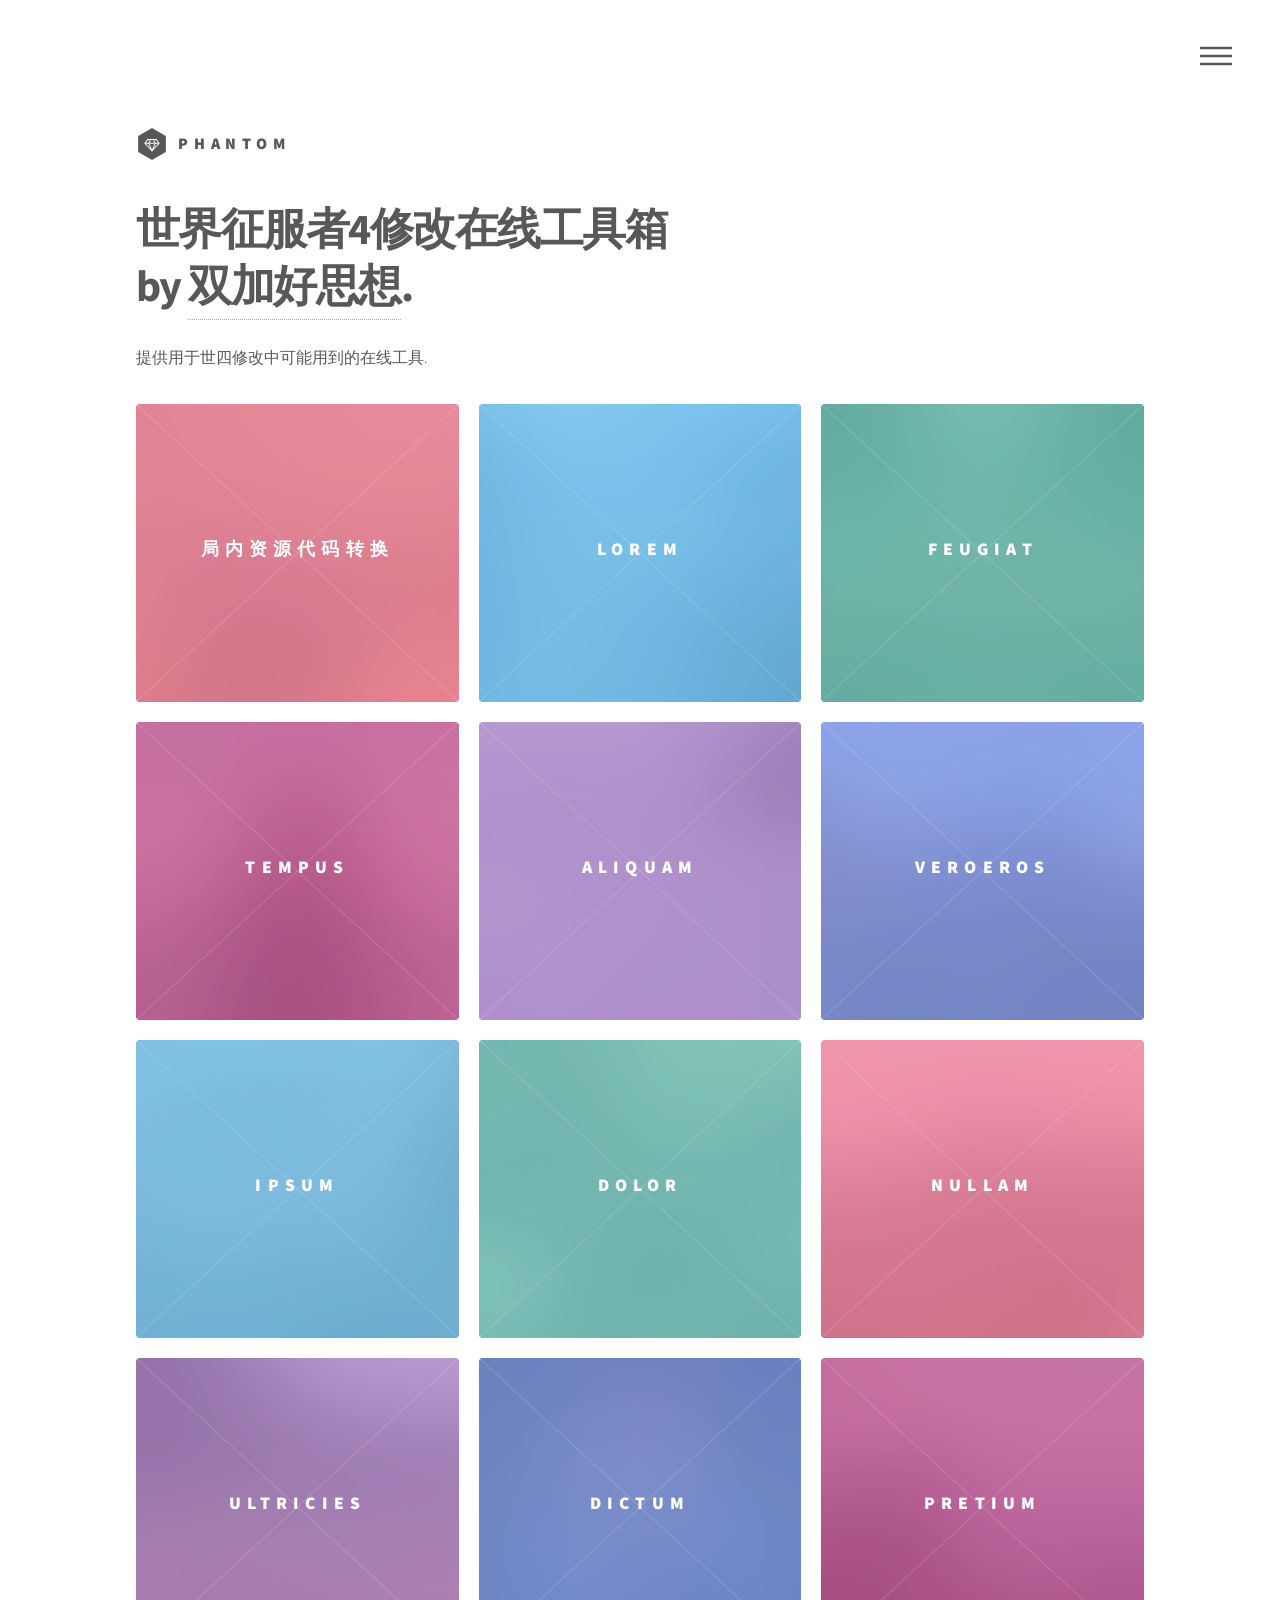
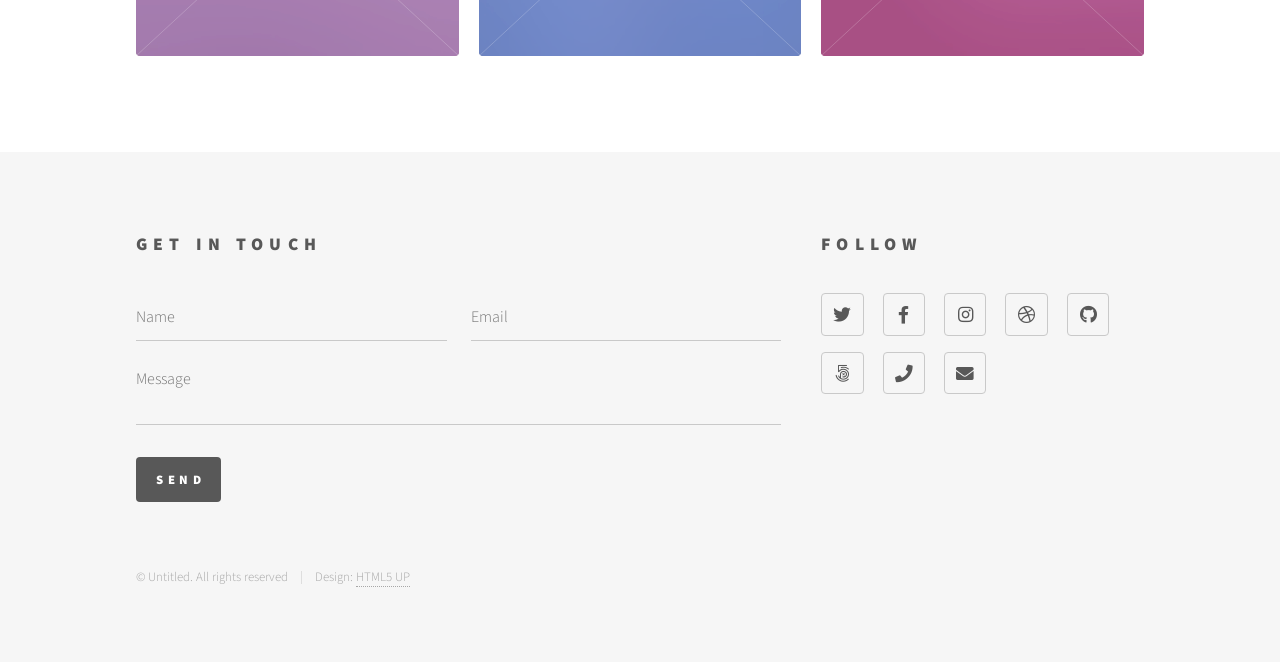
<file: index.html>
<!DOCTYPE HTML>
<!--
	Phantom by HTML5 UP
	html5up.net | @ajlkn
	Free for personal and commercial use under the CCA 3.0 license (html5up.net/license)
-->
<html>
	<head>
		<title>Phantom by HTML5 UP</title>
		<meta charset="utf-8" />
		<meta name="viewport" content="width=device-width, initial-scale=1, user-scalable=no" />
		<link rel="stylesheet" href="assets/css/main.css" />
		<noscript><link rel="stylesheet" href="assets/css/noscript.css" /></noscript>
	</head>
	<body class="is-preload">
		<!-- Wrapper -->
			<div id="wrapper">

				<!-- Header -->
					<header id="header">
						<div class="inner">

							<!-- Logo -->
								<a href="index.html" class="logo">
									<span class="symbol"><img src="images/logo.svg" alt="" /></span><span class="title">Phantom</span>
								</a>

							<!-- Nav -->
								<nav>
									<ul>
										<li><a href="#menu">Menu</a></li>
									</ul>
								</nav>

						</div>
					</header>

				<!-- Menu -->
					<nav id="menu">
						<h2>Menu</h2>
						<ul>
							<li><a href="index.html">Home</a></li>
							<li><a href="generic.html">Ipsum veroeros</a></li>
							<li><a href="generic.html">Tempus etiam</a></li>
							<li><a href="generic.html">Consequat dolor</a></li>
							<li><a href="elements.html">Elements</a></li>
						</ul>
					</nav>

				<!-- Main -->
					<div id="main">
						<div class="inner">
							<header>
								<h1>世界征服者4修改在线工具箱<br />
								by <a href="http://html5up.net">双加好思想</a>.</h1>
								<p>提供用于世四修改中可能用到的在线工具.</p>
							</header>
							<section class="tiles">
								<article class="style1">
									<span class="image">
										<img src="images/pic01.jpg" alt="" />
									</span>
									<a href="codeTransfer.html">
										<h2>局内资源代码转换</h2>
										<div class="content">
											<p>将局内资源转换为可用于gg搜索的值.</p>
										</div>
									</a>
								</article>
								<article class="style2">
									<span class="image">
										<img src="images/pic02.jpg" alt="" />
									</span>
									<a href="generic.html">
										<h2>Lorem</h2>
										<div class="content">
											<p>Sed nisl arcu euismod sit amet nisi lorem etiam dolor veroeros et feugiat.</p>
										</div>
									</a>
								</article>
								<article class="style3">
									<span class="image">
										<img src="images/pic03.jpg" alt="" />
									</span>
									<a href="generic.html">
										<h2>Feugiat</h2>
										<div class="content">
											<p>Sed nisl arcu euismod sit amet nisi lorem etiam dolor veroeros et feugiat.</p>
										</div>
									</a>
								</article>
								<article class="style4">
									<span class="image">
										<img src="images/pic04.jpg" alt="" />
									</span>
									<a href="generic.html">
										<h2>Tempus</h2>
										<div class="content">
											<p>Sed nisl arcu euismod sit amet nisi lorem etiam dolor veroeros et feugiat.</p>
										</div>
									</a>
								</article>
								<article class="style5">
									<span class="image">
										<img src="images/pic05.jpg" alt="" />
									</span>
									<a href="generic.html">
										<h2>Aliquam</h2>
										<div class="content">
											<p>Sed nisl arcu euismod sit amet nisi lorem etiam dolor veroeros et feugiat.</p>
										</div>
									</a>
								</article>
								<article class="style6">
									<span class="image">
										<img src="images/pic06.jpg" alt="" />
									</span>
									<a href="generic.html">
										<h2>Veroeros</h2>
										<div class="content">
											<p>Sed nisl arcu euismod sit amet nisi lorem etiam dolor veroeros et feugiat.</p>
										</div>
									</a>
								</article>
								<article class="style2">
									<span class="image">
										<img src="images/pic07.jpg" alt="" />
									</span>
									<a href="generic.html">
										<h2>Ipsum</h2>
										<div class="content">
											<p>Sed nisl arcu euismod sit amet nisi lorem etiam dolor veroeros et feugiat.</p>
										</div>
									</a>
								</article>
								<article class="style3">
									<span class="image">
										<img src="images/pic08.jpg" alt="" />
									</span>
									<a href="generic.html">
										<h2>Dolor</h2>
										<div class="content">
											<p>Sed nisl arcu euismod sit amet nisi lorem etiam dolor veroeros et feugiat.</p>
										</div>
									</a>
								</article>
								<article class="style1">
									<span class="image">
										<img src="images/pic09.jpg" alt="" />
									</span>
									<a href="generic.html">
										<h2>Nullam</h2>
										<div class="content">
											<p>Sed nisl arcu euismod sit amet nisi lorem etiam dolor veroeros et feugiat.</p>
										</div>
									</a>
								</article>
								<article class="style5">
									<span class="image">
										<img src="images/pic10.jpg" alt="" />
									</span>
									<a href="generic.html">
										<h2>Ultricies</h2>
										<div class="content">
											<p>Sed nisl arcu euismod sit amet nisi lorem etiam dolor veroeros et feugiat.</p>
										</div>
									</a>
								</article>
								<article class="style6">
									<span class="image">
										<img src="images/pic11.jpg" alt="" />
									</span>
									<a href="generic.html">
										<h2>Dictum</h2>
										<div class="content">
											<p>Sed nisl arcu euismod sit amet nisi lorem etiam dolor veroeros et feugiat.</p>
										</div>
									</a>
								</article>
								<article class="style4">
									<span class="image">
										<img src="images/pic12.jpg" alt="" />
									</span>
									<a href="generic.html">
										<h2>Pretium</h2>
										<div class="content">
											<p>Sed nisl arcu euismod sit amet nisi lorem etiam dolor veroeros et feugiat.</p>
										</div>
									</a>
								</article>
							</section>
						</div>
					</div>

				<!-- Footer -->
					<footer id="footer">
						<div class="inner">
							<section>
								<h2>Get in touch</h2>
								<form method="post" action="#">
									<div class="fields">
										<div class="field half">
											<input type="text" name="name" id="name" placeholder="Name" />
										</div>
										<div class="field half">
											<input type="email" name="email" id="email" placeholder="Email" />
										</div>
										<div class="field">
											<textarea name="message" id="message" placeholder="Message"></textarea>
										</div>
									</div>
									<ul class="actions">
										<li><input type="submit" value="Send" class="primary" /></li>
									</ul>
								</form>
							</section>
							<section>
								<h2>Follow</h2>
								<ul class="icons">
									<li><a href="#" class="icon brands style2 fa-twitter"><span class="label">Twitter</span></a></li>
									<li><a href="#" class="icon brands style2 fa-facebook-f"><span class="label">Facebook</span></a></li>
									<li><a href="#" class="icon brands style2 fa-instagram"><span class="label">Instagram</span></a></li>
									<li><a href="#" class="icon brands style2 fa-dribbble"><span class="label">Dribbble</span></a></li>
									<li><a href="#" class="icon brands style2 fa-github"><span class="label">GitHub</span></a></li>
									<li><a href="#" class="icon brands style2 fa-500px"><span class="label">500px</span></a></li>
									<li><a href="#" class="icon solid style2 fa-phone"><span class="label">Phone</span></a></li>
									<li><a href="#" class="icon solid style2 fa-envelope"><span class="label">Email</span></a></li>
								</ul>
							</section>
							<ul class="copyright">
								<li>&copy; Untitled. All rights reserved</li><li>Design: <a href="http://html5up.net">HTML5 UP</a></li>
							</ul>
						</div>
					</footer>

			</div>

		<!-- Scripts -->
			<script src="assets/js/jquery.min.js"></script>
			<script src="assets/js/browser.min.js"></script>
			<script src="assets/js/breakpoints.min.js"></script>
			<script src="assets/js/util.js"></script>
			<script src="assets/js/main.js"></script>

	</body>
</html>
</file>
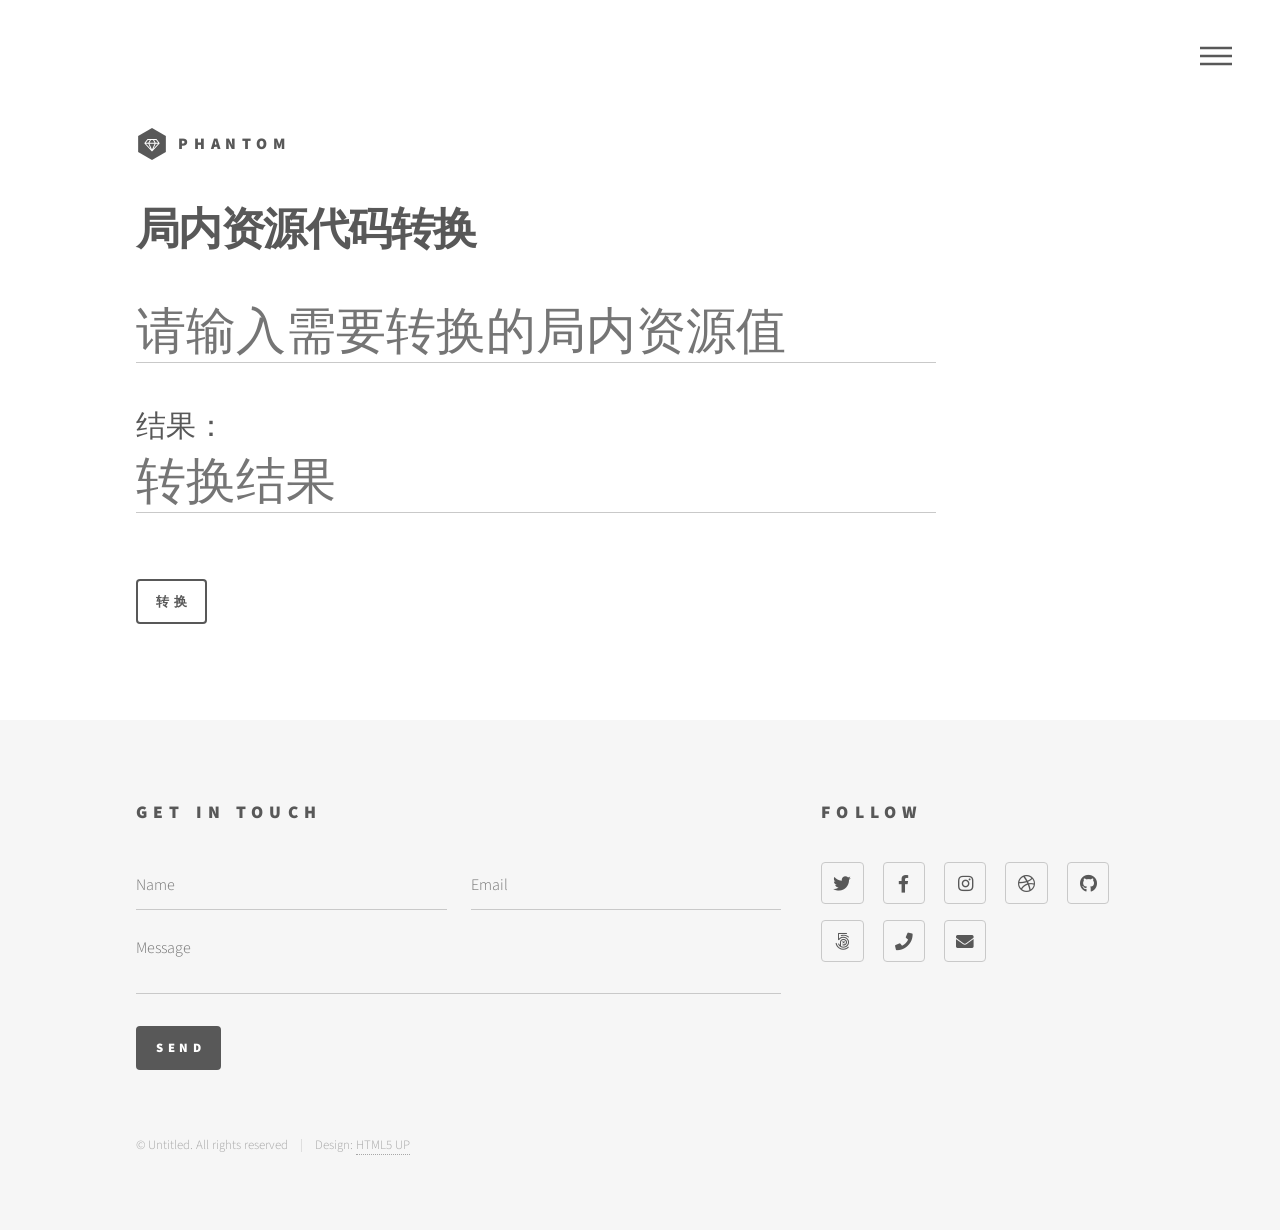
<file: codeTransfer.html>
<!DOCTYPE HTML>
<!--
	Phantom by HTML5 UP
	html5up.net | @ajlkn
	Free for personal and commercial use under the CCA 3.0 license (html5up.net/license)
-->
<html>
	<head>
		<title>局内资源代码转换</title>
		<meta charset="utf-8" />
		<meta name="viewport" content="width=device-width, initial-scale=1, user-scalable=no" />
		<link rel="stylesheet" href="assets/css/main.css" />
		<noscript><link rel="stylesheet" href="assets/css/noscript.css" /></noscript>
		<style>
			#input, #output {
				width: 800px;
				height: 60px;
				margin-bottom: 10px;
				font-size: 50px;
			}
			#result_text {	
				display: inline-block;
				margin-right: 10px;
				font-size: 30px;
			}
		</style>
	</head>
	<body class="is-preload">
		<!-- Wrapper -->
			<div id="wrapper">

				<!-- Header -->
					<header id="header">
						<div class="inner">

							<!-- Logo -->
								<a href="index.html" class="logo">
									<span class="symbol"><img src="images/logo.svg" alt="" /></span><span class="title">Phantom</span>
								</a>

							<!-- Nav -->
								<nav>
									<ul>
										<li><a href="#menu">Menu</a></li>
									</ul>
								</nav>

						</div>
					</header>

				<!-- Menu -->
					<nav id="menu">
						<h2>Menu</h2>
						<ul>
							<li><a href="index.html">主页</a></li>
							<li><a href="#">局内代码转换</a></li>
						</ul>
					</nav>

				<!-- Main -->
					<div id="main">
						<div class="inner">
							<h1>局内资源代码转换</h1>
							<input type="text" id="input" placeholder="请输入需要转换的局内资源值" /><br>
							<span id="result_text">结果：</span><input type="text" id="output" placeholder="转换结果" disabled /><br>
							<br>
							<button id="convertBtn">转换</button>
						</div>
					</div>
				
				<!-- Footer -->
					<footer id="footer">
						<div class="inner">
							<section>
								<h2>Get in touch</h2>
								<form method="post" action="#">
									<div class="fields">
										<div class="field half">
											<input type="text" name="name" id="name" placeholder="Name" />
										</div>
										<div class="field half">
											<input type="email" name="email" id="email" placeholder="Email" />
										</div>
										<div class="field">
											<textarea name="message" id="message" placeholder="Message"></textarea>
										</div>
									</div>
									<ul class="actions">
										<li><input type="submit" value="Send" class="primary" /></li>
									</ul>
								</form>
							</section>
							<section>
								<h2>Follow</h2>
								<ul class="icons">
									<li><a href="#" class="icon brands style2 fa-twitter"><span class="label">Twitter</span></a></li>
									<li><a href="#" class="icon brands style2 fa-facebook-f"><span class="label">Facebook</span></a></li>
									<li><a href="#" class="icon brands style2 fa-instagram"><span class="label">Instagram</span></a></li>
									<li><a href="#" class="icon brands style2 fa-dribbble"><span class="label">Dribbble</span></a></li>
									<li><a href="#" class="icon brands style2 fa-github"><span class="label">GitHub</span></a></li>
									<li><a href="#" class="icon brands style2 fa-500px"><span class="label">500px</span></a></li>
									<li><a href="#" class="icon solid style2 fa-phone"><span class="label">Phone</span></a></li>
									<li><a href="#" class="icon solid style2 fa-envelope"><span class="label">Email</span></a></li>
								</ul>
							</section>
							<ul class="copyright">
								<li>&copy; Untitled. All rights reserved</li><li>Design: <a href="http://html5up.net">HTML5 UP</a></li>
							</ul>
						</div>
					</footer>

			</div>

		<!-- Scripts -->
			<script src="assets/js/jquery.min.js"></script>
			<script src="assets/js/browser.min.js"></script>
			<script src="assets/js/breakpoints.min.js"></script>
			<script src="assets/js/util.js"></script>
			<script src="assets/js/main.js"></script>
			<script>
				var inputElement = document.getElementById('input');
				inputElement.addEventListener('keydown', (event) => {
				  if (event.key === 'Enter') {
					console.log('Enter 键被按下！');
					document.getElementById('output').value = convertToGameValue();

				  }
				});
				function convertToGameValue(input) {
					var input = document.getElementById('input').value;
					input = parseInt(input, 10);
					if (isNaN(input) || input < 0 || input > 9999) {
						alert("请输入有效的数字！");
						return;
					}
					var result = 0;
					result = 518867 + input - 2 * (518867 & input);
					console.log("转换结果: " + result);
					return result;
				}
				document.getElementById('convertBtn').addEventListener('click', function() {
					document.getElementById('output').value = convertToGameValue();
				});
			</script>
	</body>
</html>
</file>
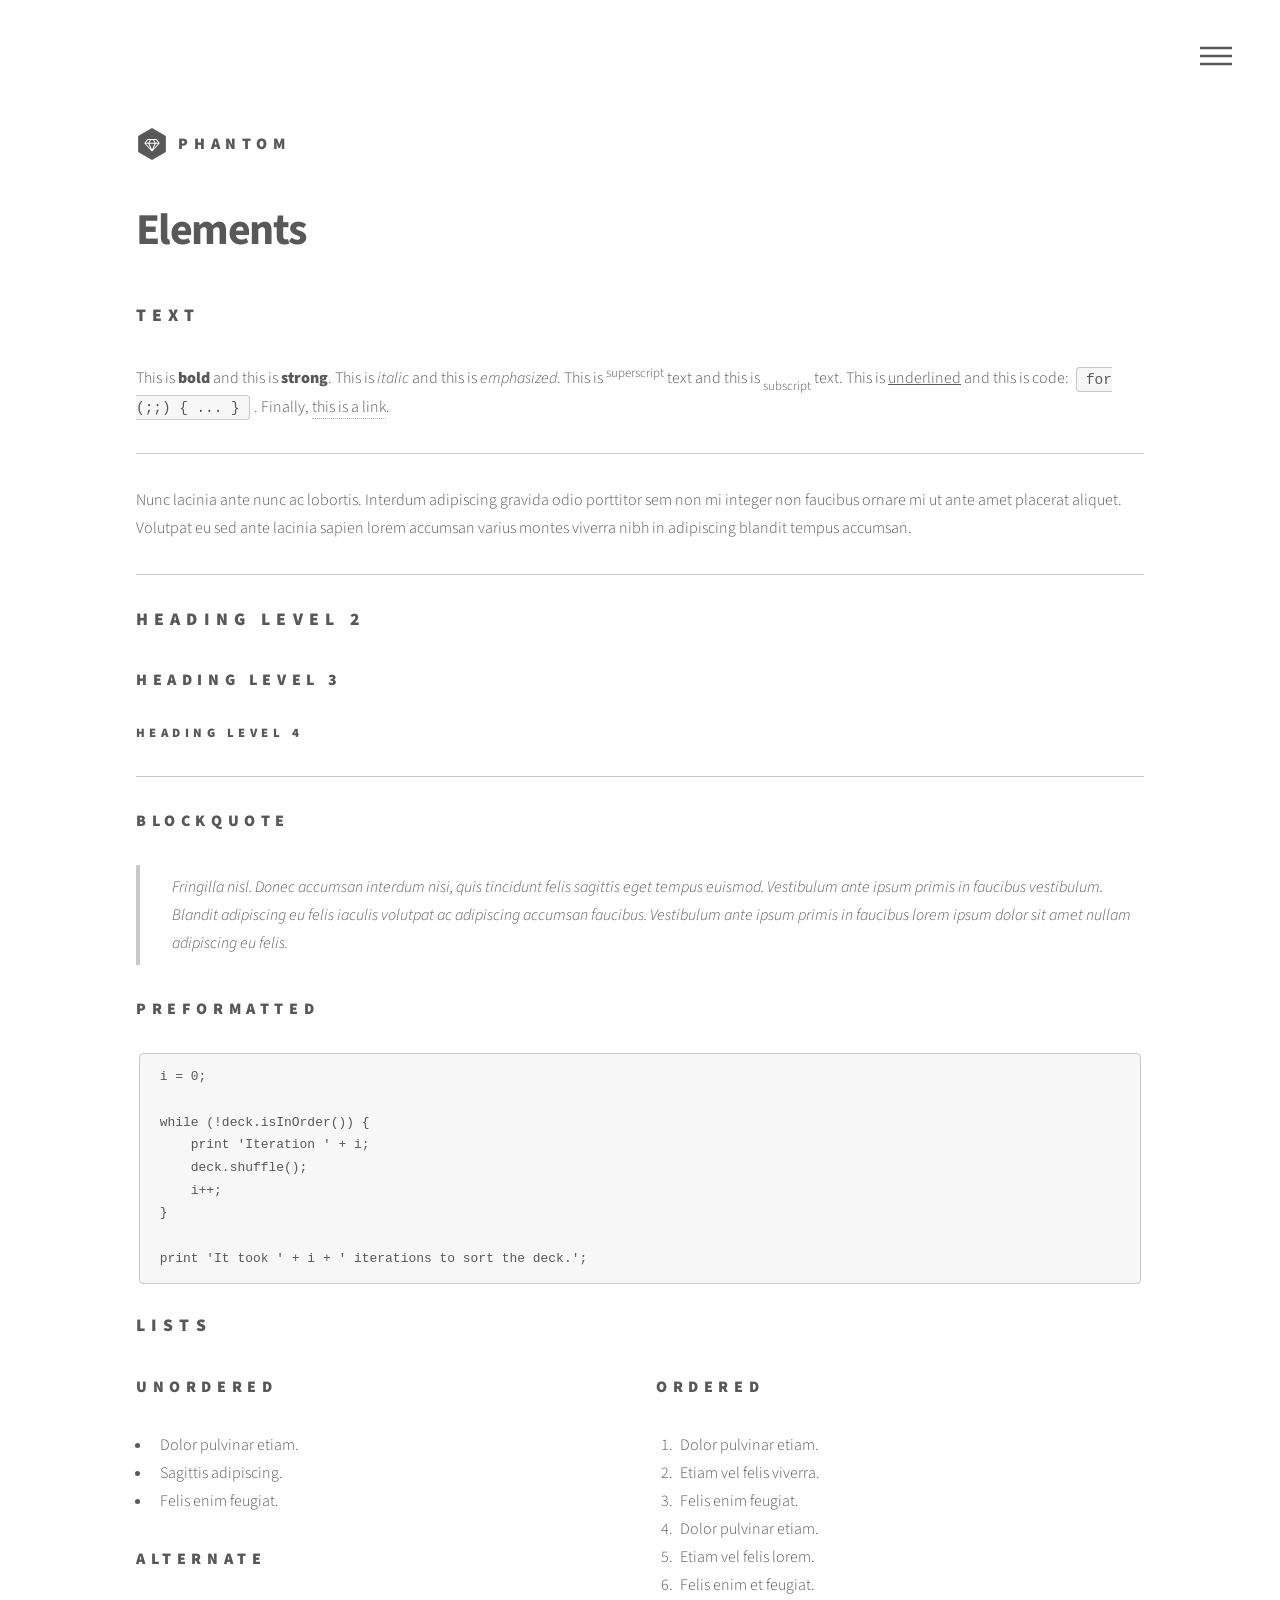
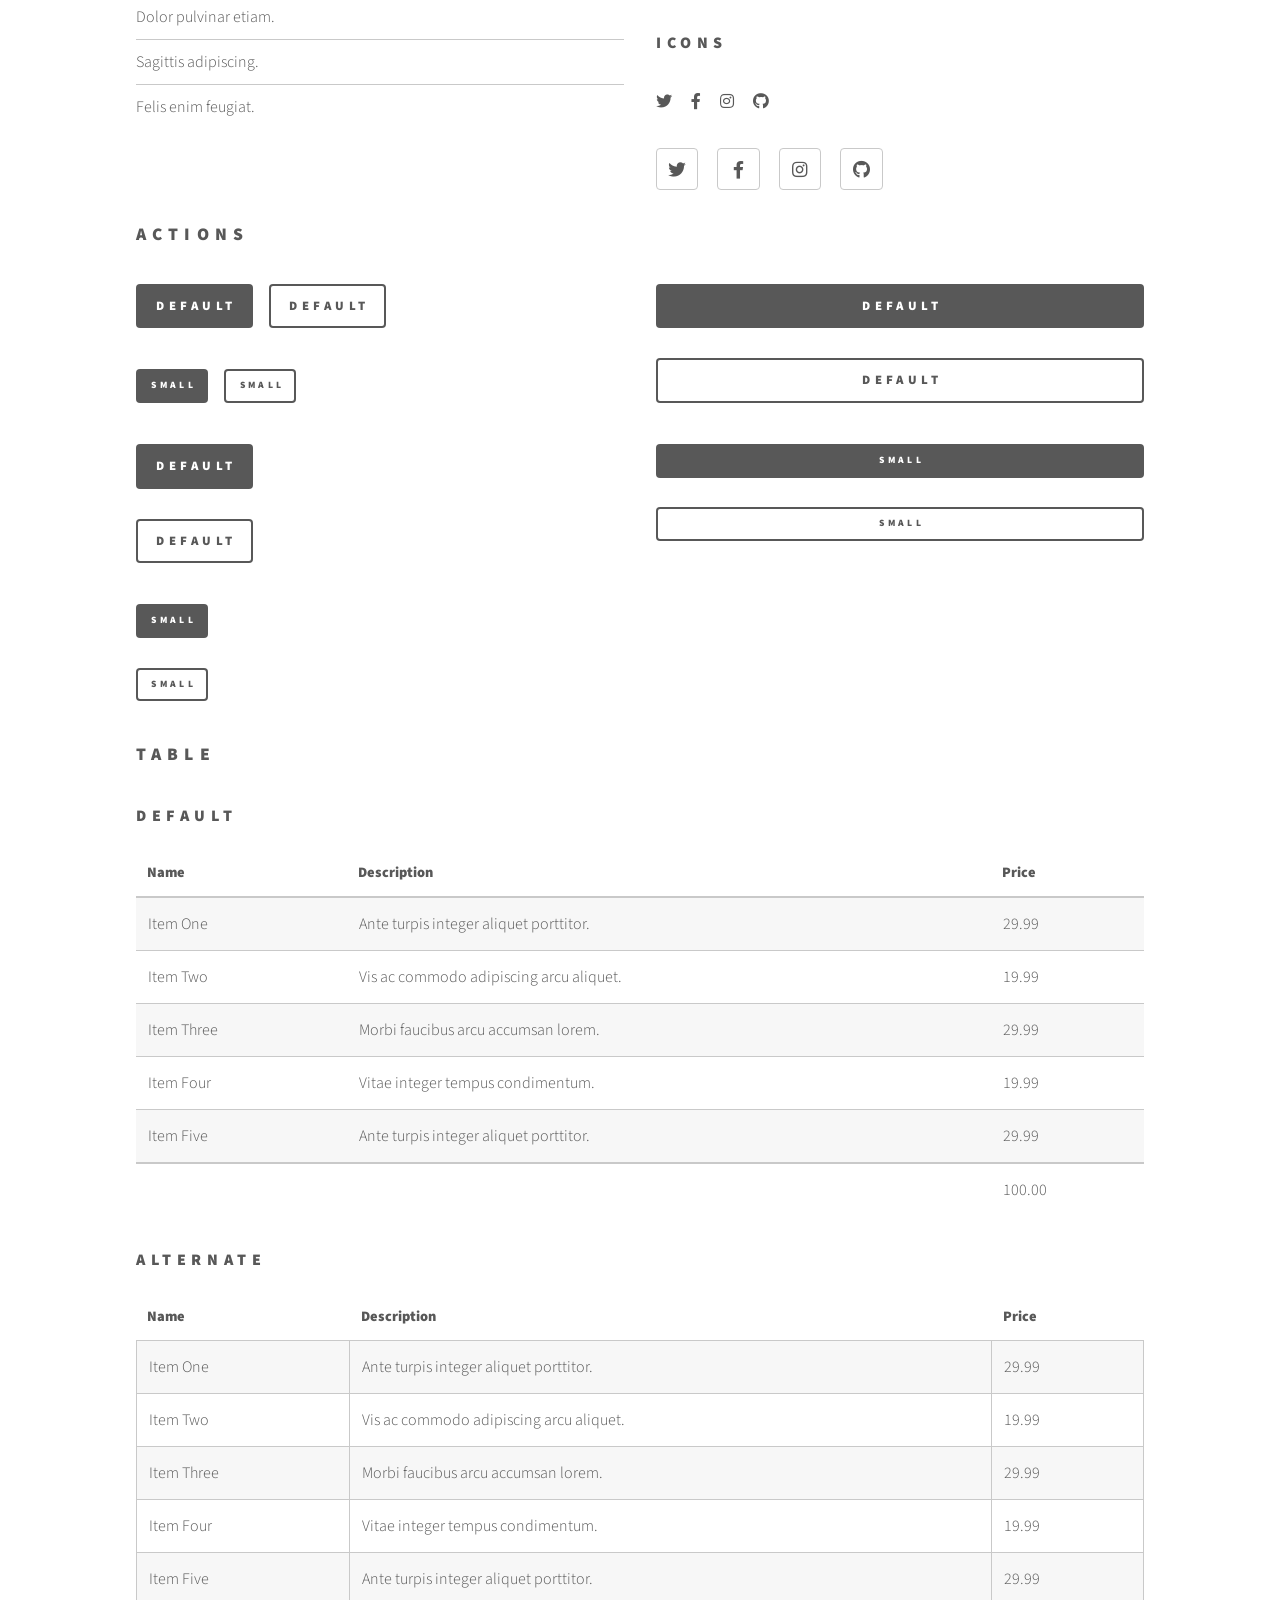
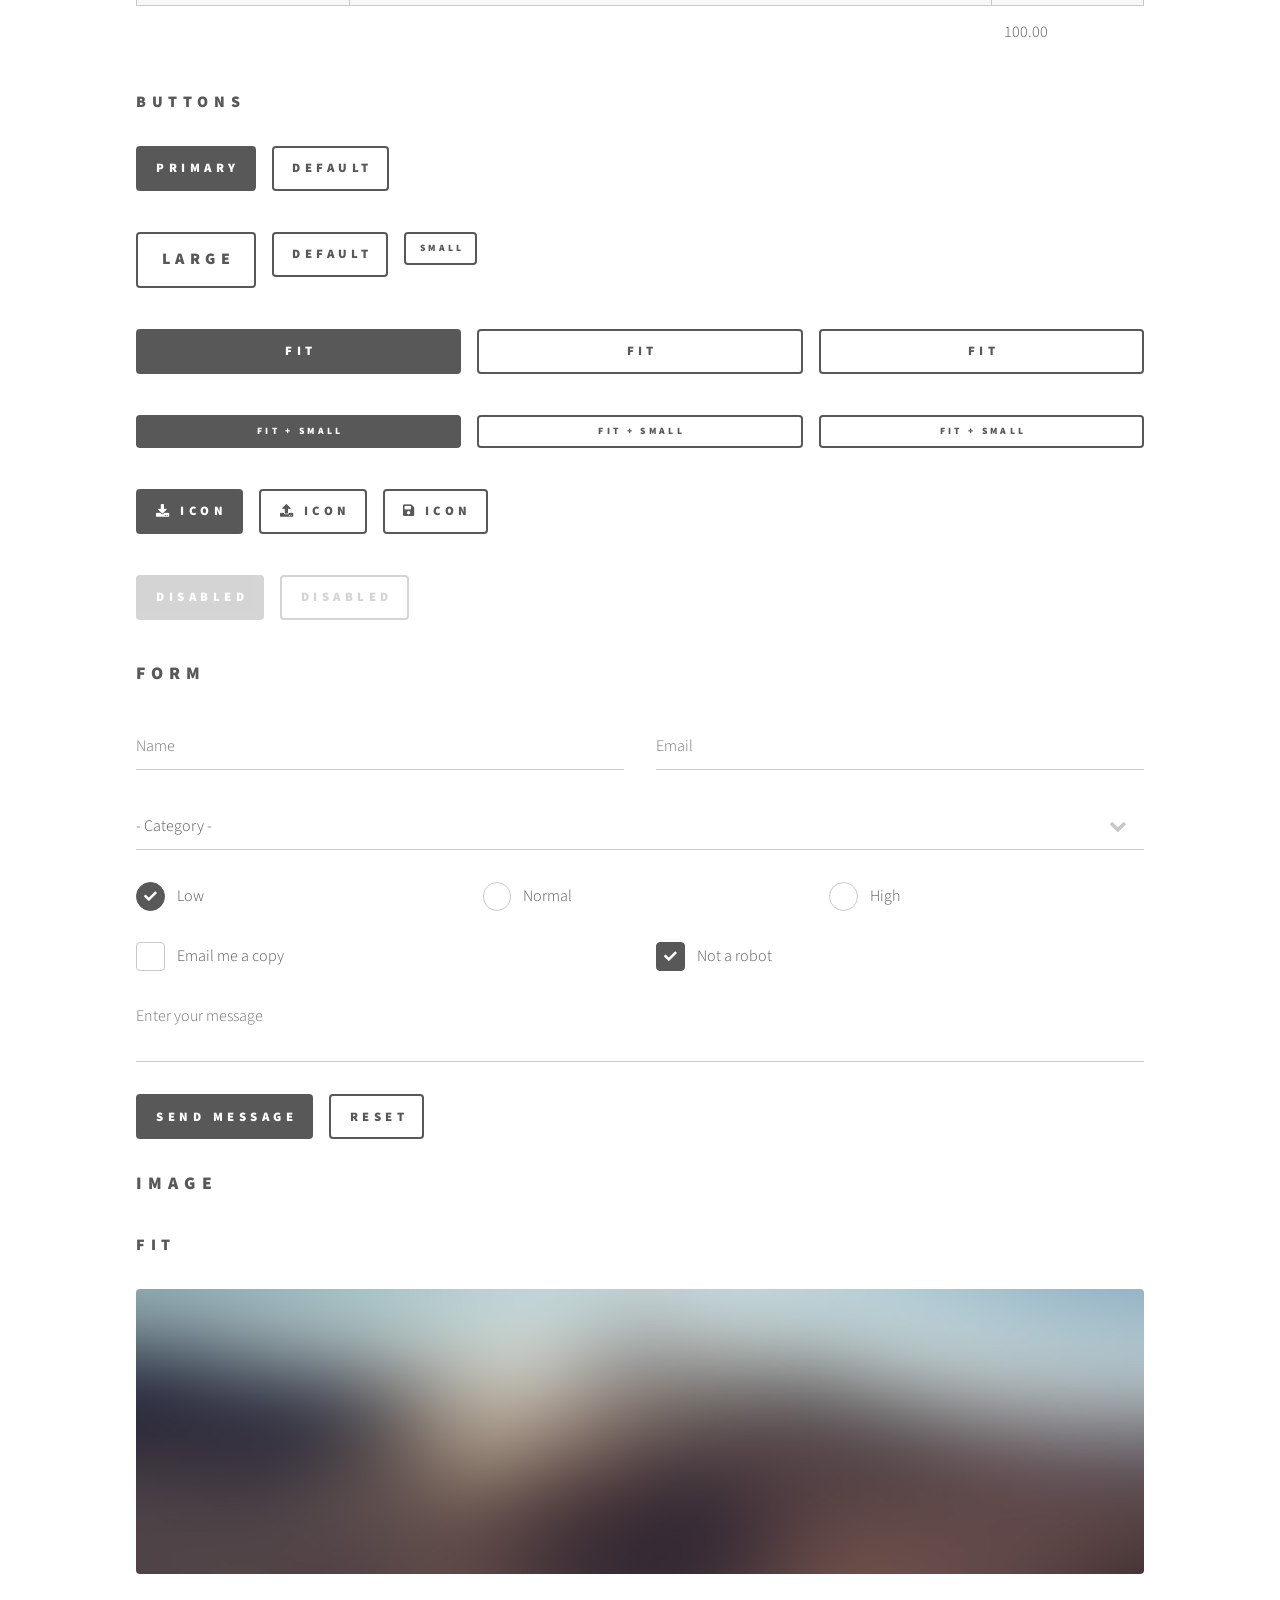
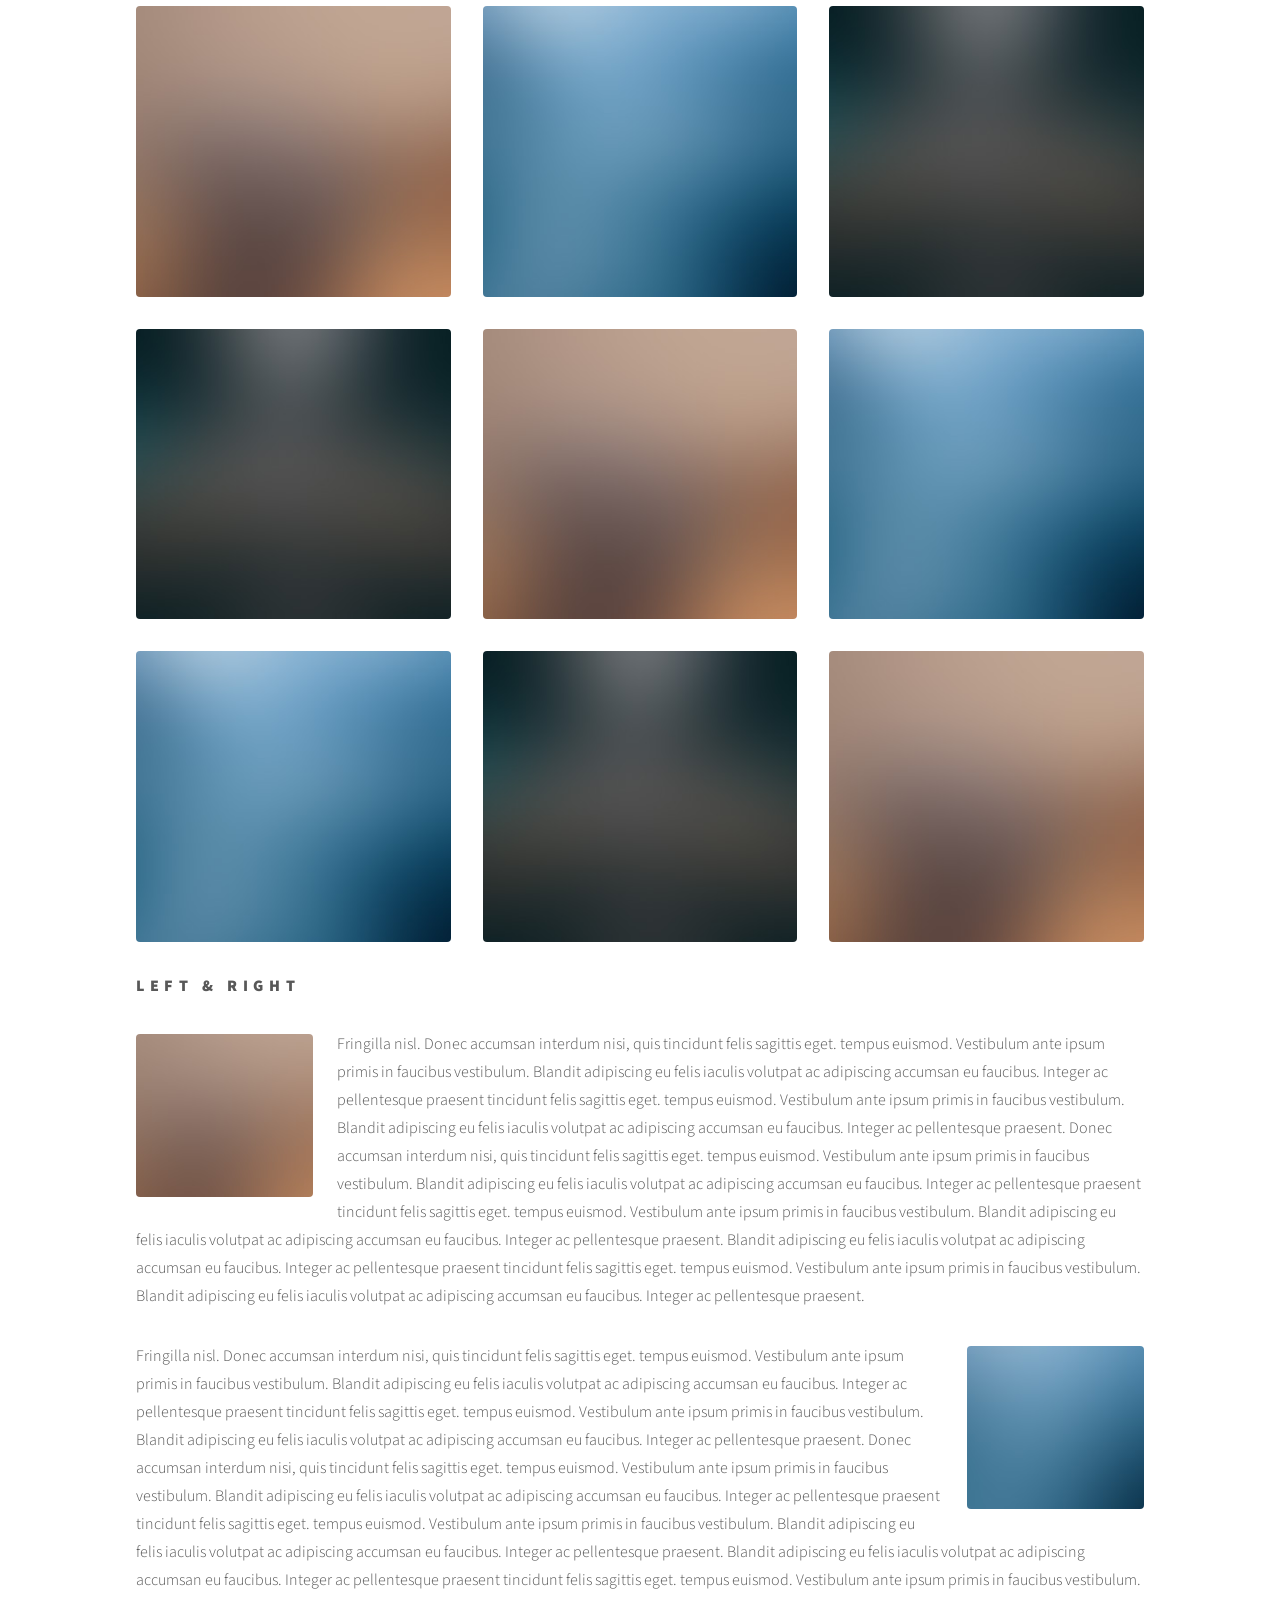
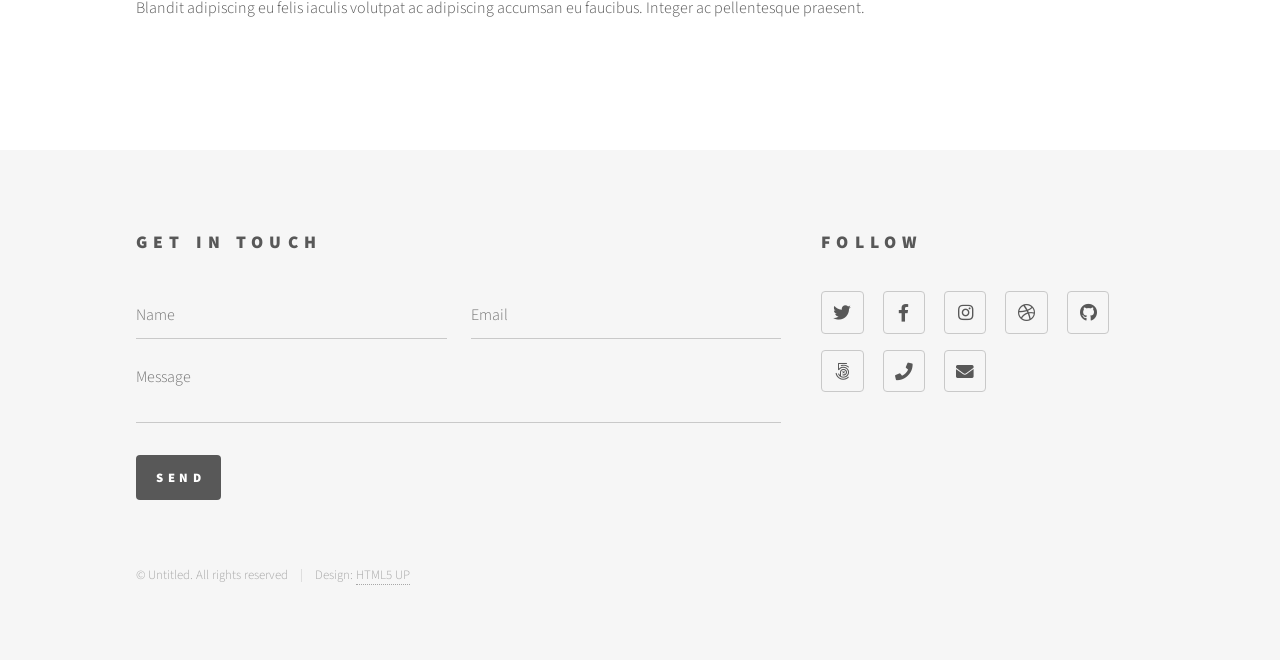
<file: elements.html>
<!DOCTYPE HTML>
<!--
	Phantom by HTML5 UP
	html5up.net | @ajlkn
	Free for personal and commercial use under the CCA 3.0 license (html5up.net/license)
-->
<html>
	<head>
		<title>Elements - Phantom by HTML5 UP</title>
		<meta charset="utf-8" />
		<meta name="viewport" content="width=device-width, initial-scale=1, user-scalable=no" />
		<link rel="stylesheet" href="assets/css/main.css" />
		<noscript><link rel="stylesheet" href="assets/css/noscript.css" /></noscript>
	</head>
	<body class="is-preload">
		<!-- Wrapper -->
			<div id="wrapper">

				<!-- Header -->
					<header id="header">
						<div class="inner">

							<!-- Logo -->
								<a href="index.html" class="logo">
									<span class="symbol"><img src="images/logo.svg" alt="" /></span><span class="title">Phantom</span>
								</a>

							<!-- Nav -->
								<nav>
									<ul>
										<li><a href="#menu">Menu</a></li>
									</ul>
								</nav>

						</div>
					</header>

				<!-- Menu -->
					<nav id="menu">
						<h2>Menu</h2>
						<ul>
							<li><a href="index.html">Home</a></li>
							<li><a href="generic.html">Ipsum veroeros</a></li>
							<li><a href="generic.html">Tempus etiam</a></li>
							<li><a href="generic.html">Consequat dolor</a></li>
							<li><a href="elements.html">Elements</a></li>
						</ul>
					</nav>

				<!-- Main -->
					<div id="main">
						<div class="inner">
							<h1>Elements</h1>

							<!-- Text -->
								<section>
									<h2>Text</h2>
									<p>This is <b>bold</b> and this is <strong>strong</strong>. This is <i>italic</i> and this is <em>emphasized</em>.
									This is <sup>superscript</sup> text and this is <sub>subscript</sub> text.
									This is <u>underlined</u> and this is code: <code>for (;;) { ... }</code>. Finally, <a href="#">this is a link</a>.</p>
									<hr />
									<p>Nunc lacinia ante nunc ac lobortis. Interdum adipiscing gravida odio porttitor sem non mi integer non faucibus ornare mi ut ante amet placerat aliquet. Volutpat eu sed ante lacinia sapien lorem accumsan varius montes viverra nibh in adipiscing blandit tempus accumsan.</p>
									<hr />
									<h2>Heading Level 2</h2>
									<h3>Heading Level 3</h3>
									<h4>Heading Level 4</h4>
									<hr />
									<h3>Blockquote</h3>
									<blockquote>Fringilla nisl. Donec accumsan interdum nisi, quis tincidunt felis sagittis eget tempus euismod. Vestibulum ante ipsum primis in faucibus vestibulum. Blandit adipiscing eu felis iaculis volutpat ac adipiscing accumsan faucibus. Vestibulum ante ipsum primis in faucibus lorem ipsum dolor sit amet nullam adipiscing eu felis.</blockquote>
									<h3>Preformatted</h3>
									<pre><code>i = 0;

while (!deck.isInOrder()) {
    print 'Iteration ' + i;
    deck.shuffle();
    i++;
}

print 'It took ' + i + ' iterations to sort the deck.';</code></pre>
								</section>

							<!-- Lists -->
								<section>
									<h2>Lists</h2>
									<div class="row">
										<div class="col-6 col-12-medium">
											<h3>Unordered</h3>
											<ul>
												<li>Dolor pulvinar etiam.</li>
												<li>Sagittis adipiscing.</li>
												<li>Felis enim feugiat.</li>
											</ul>
											<h3>Alternate</h3>
											<ul class="alt">
												<li>Dolor pulvinar etiam.</li>
												<li>Sagittis adipiscing.</li>
												<li>Felis enim feugiat.</li>
											</ul>
										</div>
										<div class="col-6 col-12-medium">
											<h3>Ordered</h3>
											<ol>
												<li>Dolor pulvinar etiam.</li>
												<li>Etiam vel felis viverra.</li>
												<li>Felis enim feugiat.</li>
												<li>Dolor pulvinar etiam.</li>
												<li>Etiam vel felis lorem.</li>
												<li>Felis enim et feugiat.</li>
											</ol>
											<h3>Icons</h3>
											<ul class="icons">
												<li><a href="#" class="icon brands style1 fa-twitter"><span class="label">Twitter</span></a></li>
												<li><a href="#" class="icon brands style1 fa-facebook-f"><span class="label">Facebook</span></a></li>
												<li><a href="#" class="icon brands style1 fa-instagram"><span class="label">Instagram</span></a></li>
												<li><a href="#" class="icon brands style1 fa-github"><span class="label">Github</span></a></li>
											</ul>
											<ul class="icons">
												<li><a href="#" class="icon brands style2 fa-twitter"><span class="label">Twitter</span></a></li>
												<li><a href="#" class="icon brands style2 fa-facebook-f"><span class="label">Facebook</span></a></li>
												<li><a href="#" class="icon brands style2 fa-instagram"><span class="label">Instagram</span></a></li>
												<li><a href="#" class="icon brands style2 fa-github"><span class="label">Github</span></a></li>
											</ul>
										</div>
									</div>
									<h2>Actions</h2>
									<div class="row">
										<div class="col-6 col-12-medium">
											<ul class="actions">
												<li><a href="#" class="button primary">Default</a></li>
												<li><a href="#" class="button">Default</a></li>
											</ul>
											<ul class="actions small">
												<li><a href="#" class="button primary small">Small</a></li>
												<li><a href="#" class="button small">Small</a></li>
											</ul>
											<ul class="actions stacked">
												<li><a href="#" class="button primary">Default</a></li>
												<li><a href="#" class="button">Default</a></li>
											</ul>
											<ul class="actions stacked">
												<li><a href="#" class="button primary small">Small</a></li>
												<li><a href="#" class="button small">Small</a></li>
											</ul>
										</div>
										<div class="col-6 col-12-medium">
											<ul class="actions stacked">
												<li><a href="#" class="button primary fit">Default</a></li>
												<li><a href="#" class="button fit">Default</a></li>
											</ul>
											<ul class="actions stacked">
												<li><a href="#" class="button primary small fit">Small</a></li>
												<li><a href="#" class="button small fit">Small</a></li>
											</ul>
										</div>
									</div>
								</section>

							<!-- Table -->
								<section>
									<h2>Table</h2>
									<h3>Default</h3>
									<div class="table-wrapper">
										<table>
											<thead>
												<tr>
													<th>Name</th>
													<th>Description</th>
													<th>Price</th>
												</tr>
											</thead>
											<tbody>
												<tr>
													<td>Item One</td>
													<td>Ante turpis integer aliquet porttitor.</td>
													<td>29.99</td>
												</tr>
												<tr>
													<td>Item Two</td>
													<td>Vis ac commodo adipiscing arcu aliquet.</td>
													<td>19.99</td>
												</tr>
												<tr>
													<td>Item Three</td>
													<td> Morbi faucibus arcu accumsan lorem.</td>
													<td>29.99</td>
												</tr>
												<tr>
													<td>Item Four</td>
													<td>Vitae integer tempus condimentum.</td>
													<td>19.99</td>
												</tr>
												<tr>
													<td>Item Five</td>
													<td>Ante turpis integer aliquet porttitor.</td>
													<td>29.99</td>
												</tr>
											</tbody>
											<tfoot>
												<tr>
													<td colspan="2"></td>
													<td>100.00</td>
												</tr>
											</tfoot>
										</table>
									</div>

									<h3>Alternate</h3>
									<div class="table-wrapper">
										<table class="alt">
											<thead>
												<tr>
													<th>Name</th>
													<th>Description</th>
													<th>Price</th>
												</tr>
											</thead>
											<tbody>
												<tr>
													<td>Item One</td>
													<td>Ante turpis integer aliquet porttitor.</td>
													<td>29.99</td>
												</tr>
												<tr>
													<td>Item Two</td>
													<td>Vis ac commodo adipiscing arcu aliquet.</td>
													<td>19.99</td>
												</tr>
												<tr>
													<td>Item Three</td>
													<td> Morbi faucibus arcu accumsan lorem.</td>
													<td>29.99</td>
												</tr>
												<tr>
													<td>Item Four</td>
													<td>Vitae integer tempus condimentum.</td>
													<td>19.99</td>
												</tr>
												<tr>
													<td>Item Five</td>
													<td>Ante turpis integer aliquet porttitor.</td>
													<td>29.99</td>
												</tr>
											</tbody>
											<tfoot>
												<tr>
													<td colspan="2"></td>
													<td>100.00</td>
												</tr>
											</tfoot>
										</table>
									</div>
								</section>

							<!-- Buttons -->
								<section>
									<h3>Buttons</h3>
									<ul class="actions">
										<li><a href="#" class="button primary">Primary</a></li>
										<li><a href="#" class="button">Default</a></li>
									</ul>
									<ul class="actions">
										<li><a href="#" class="button large">Large</a></li>
										<li><a href="#" class="button">Default</a></li>
										<li><a href="#" class="button small">Small</a></li>
									</ul>
									<ul class="actions fit">
										<li><a href="#" class="button primary fit">Fit</a></li>
										<li><a href="#" class="button fit">Fit</a></li>
										<li><a href="#" class="button fit">Fit</a></li>
									</ul>
									<ul class="actions fit small">
										<li><a href="#" class="button primary fit small">Fit + Small</a></li>
										<li><a href="#" class="button fit small">Fit + Small</a></li>
										<li><a href="#" class="button fit small">Fit + Small</a></li>
									</ul>
									<ul class="actions">
										<li><a href="#" class="button primary icon solid fa-download">Icon</a></li>
										<li><a href="#" class="button icon solid fa-upload">Icon</a></li>
										<li><a href="#" class="button icon solid fa-save">Icon</a></li>
									</ul>
									<ul class="actions">
										<li><span class="button primary disabled">Disabled</span></li>
										<li><span class="button disabled">Disabled</span></li>
									</ul>
								</section>

							<!-- Form -->
								<section>
									<h2>Form</h2>
									<form method="post" action="#">
										<div class="row gtr-uniform">
											<div class="col-6 col-12-xsmall">
												<input type="text" name="demo-name" id="demo-name" value="" placeholder="Name" />
											</div>
											<div class="col-6 col-12-xsmall">
												<input type="email" name="demo-email" id="demo-email" value="" placeholder="Email" />
											</div>
											<div class="col-12">
												<select name="demo-category" id="demo-category">
													<option value="">- Category -</option>
													<option value="1">Manufacturing</option>
													<option value="1">Shipping</option>
													<option value="1">Administration</option>
													<option value="1">Human Resources</option>
												</select>
											</div>
											<div class="col-4 col-12-small">
												<input type="radio" id="demo-priority-low" name="demo-priority" checked>
												<label for="demo-priority-low">Low</label>
											</div>
											<div class="col-4 col-12-small">
												<input type="radio" id="demo-priority-normal" name="demo-priority">
												<label for="demo-priority-normal">Normal</label>
											</div>
											<div class="col-4 col-12-small">
												<input type="radio" id="demo-priority-high" name="demo-priority">
												<label for="demo-priority-high">High</label>
											</div>
											<div class="col-6 col-12-small">
												<input type="checkbox" id="demo-copy" name="demo-copy">
												<label for="demo-copy">Email me a copy</label>
											</div>
											<div class="col-6 col-12-small">
												<input type="checkbox" id="demo-human" name="demo-human" checked>
												<label for="demo-human">Not a robot</label>
											</div>
											<div class="col-12">
												<textarea name="demo-message" id="demo-message" placeholder="Enter your message" rows="6"></textarea>
											</div>
											<div class="col-12">
												<ul class="actions">
													<li><input type="submit" value="Send Message" class="primary" /></li>
													<li><input type="reset" value="Reset" /></li>
												</ul>
											</div>
										</div>
									</form>
								</section>

							<!-- Image -->
								<section>
									<h2>Image</h2>
									<h3>Fit</h3>
									<div class="box alt">
										<div class="row gtr-uniform">
											<div class="col-12"><span class="image fit"><img src="images/pic13.jpg" alt="" /></span></div>
											<div class="col-4"><span class="image fit"><img src="images/pic01.jpg" alt="" /></span></div>
											<div class="col-4"><span class="image fit"><img src="images/pic02.jpg" alt="" /></span></div>
											<div class="col-4"><span class="image fit"><img src="images/pic03.jpg" alt="" /></span></div>
											<div class="col-4"><span class="image fit"><img src="images/pic03.jpg" alt="" /></span></div>
											<div class="col-4"><span class="image fit"><img src="images/pic01.jpg" alt="" /></span></div>
											<div class="col-4"><span class="image fit"><img src="images/pic02.jpg" alt="" /></span></div>
											<div class="col-4"><span class="image fit"><img src="images/pic02.jpg" alt="" /></span></div>
											<div class="col-4"><span class="image fit"><img src="images/pic03.jpg" alt="" /></span></div>
											<div class="col-4"><span class="image fit"><img src="images/pic01.jpg" alt="" /></span></div>
										</div>
									</div>
									<h3>Left &amp; Right</h3>
									<p><span class="image left"><img src="images/pic14.jpg" alt="" /></span>Fringilla nisl. Donec accumsan interdum nisi, quis tincidunt felis sagittis eget. tempus euismod. Vestibulum ante ipsum primis in faucibus vestibulum. Blandit adipiscing eu felis iaculis volutpat ac adipiscing accumsan eu faucibus. Integer ac pellentesque praesent tincidunt felis sagittis eget. tempus euismod. Vestibulum ante ipsum primis in faucibus vestibulum. Blandit adipiscing eu felis iaculis volutpat ac adipiscing accumsan eu faucibus. Integer ac pellentesque praesent. Donec accumsan interdum nisi, quis tincidunt felis sagittis eget. tempus euismod. Vestibulum ante ipsum primis in faucibus vestibulum. Blandit adipiscing eu felis iaculis volutpat ac adipiscing accumsan eu faucibus. Integer ac pellentesque praesent tincidunt felis sagittis eget. tempus euismod. Vestibulum ante ipsum primis in faucibus vestibulum. Blandit adipiscing eu felis iaculis volutpat ac adipiscing accumsan eu faucibus. Integer ac pellentesque praesent. Blandit adipiscing eu felis iaculis volutpat ac adipiscing accumsan eu faucibus. Integer ac pellentesque praesent tincidunt felis sagittis eget. tempus euismod. Vestibulum ante ipsum primis in faucibus vestibulum. Blandit adipiscing eu felis iaculis volutpat ac adipiscing accumsan eu faucibus. Integer ac pellentesque praesent.</p>
									<p><span class="image right"><img src="images/pic15.jpg" alt="" /></span>Fringilla nisl. Donec accumsan interdum nisi, quis tincidunt felis sagittis eget. tempus euismod. Vestibulum ante ipsum primis in faucibus vestibulum. Blandit adipiscing eu felis iaculis volutpat ac adipiscing accumsan eu faucibus. Integer ac pellentesque praesent tincidunt felis sagittis eget. tempus euismod. Vestibulum ante ipsum primis in faucibus vestibulum. Blandit adipiscing eu felis iaculis volutpat ac adipiscing accumsan eu faucibus. Integer ac pellentesque praesent. Donec accumsan interdum nisi, quis tincidunt felis sagittis eget. tempus euismod. Vestibulum ante ipsum primis in faucibus vestibulum. Blandit adipiscing eu felis iaculis volutpat ac adipiscing accumsan eu faucibus. Integer ac pellentesque praesent tincidunt felis sagittis eget. tempus euismod. Vestibulum ante ipsum primis in faucibus vestibulum. Blandit adipiscing eu felis iaculis volutpat ac adipiscing accumsan eu faucibus. Integer ac pellentesque praesent. Blandit adipiscing eu felis iaculis volutpat ac adipiscing accumsan eu faucibus. Integer ac pellentesque praesent tincidunt felis sagittis eget. tempus euismod. Vestibulum ante ipsum primis in faucibus vestibulum. Blandit adipiscing eu felis iaculis volutpat ac adipiscing accumsan eu faucibus. Integer ac pellentesque praesent.</p>
								</section>

						</div>
					</div>

				<!-- Footer -->
					<footer id="footer">
						<div class="inner">
							<section>
								<h2>Get in touch</h2>
								<form method="post" action="#">
									<div class="fields">
										<div class="field half">
											<input type="text" name="name" id="name" placeholder="Name" />
										</div>
										<div class="field half">
											<input type="email" name="email" id="email" placeholder="Email" />
										</div>
										<div class="field">
											<textarea name="message" id="message" placeholder="Message"></textarea>
										</div>
									</div>
									<ul class="actions">
										<li><input type="submit" value="Send" class="primary" /></li>
									</ul>
								</form>
							</section>
							<section>
								<h2>Follow</h2>
								<ul class="icons">
									<li><a href="#" class="icon brands style2 fa-twitter"><span class="label">Twitter</span></a></li>
									<li><a href="#" class="icon brands style2 fa-facebook-f"><span class="label">Facebook</span></a></li>
									<li><a href="#" class="icon brands style2 fa-instagram"><span class="label">Instagram</span></a></li>
									<li><a href="#" class="icon brands style2 fa-dribbble"><span class="label">Dribbble</span></a></li>
									<li><a href="#" class="icon brands style2 fa-github"><span class="label">GitHub</span></a></li>
									<li><a href="#" class="icon brands style2 fa-500px"><span class="label">500px</span></a></li>
									<li><a href="#" class="icon solid style2 fa-phone"><span class="label">Phone</span></a></li>
									<li><a href="#" class="icon solid style2 fa-envelope"><span class="label">Email</span></a></li>
								</ul>
							</section>
							<ul class="copyright">
								<li>&copy; Untitled. All rights reserved</li><li>Design: <a href="http://html5up.net">HTML5 UP</a></li>
							</ul>
						</div>
					</footer>

			</div>

		<!-- Scripts -->
			<script src="assets/js/jquery.min.js"></script>
			<script src="assets/js/browser.min.js"></script>
			<script src="assets/js/breakpoints.min.js"></script>
			<script src="assets/js/util.js"></script>
			<script src="assets/js/main.js"></script>

	</body>
</html>
</file>
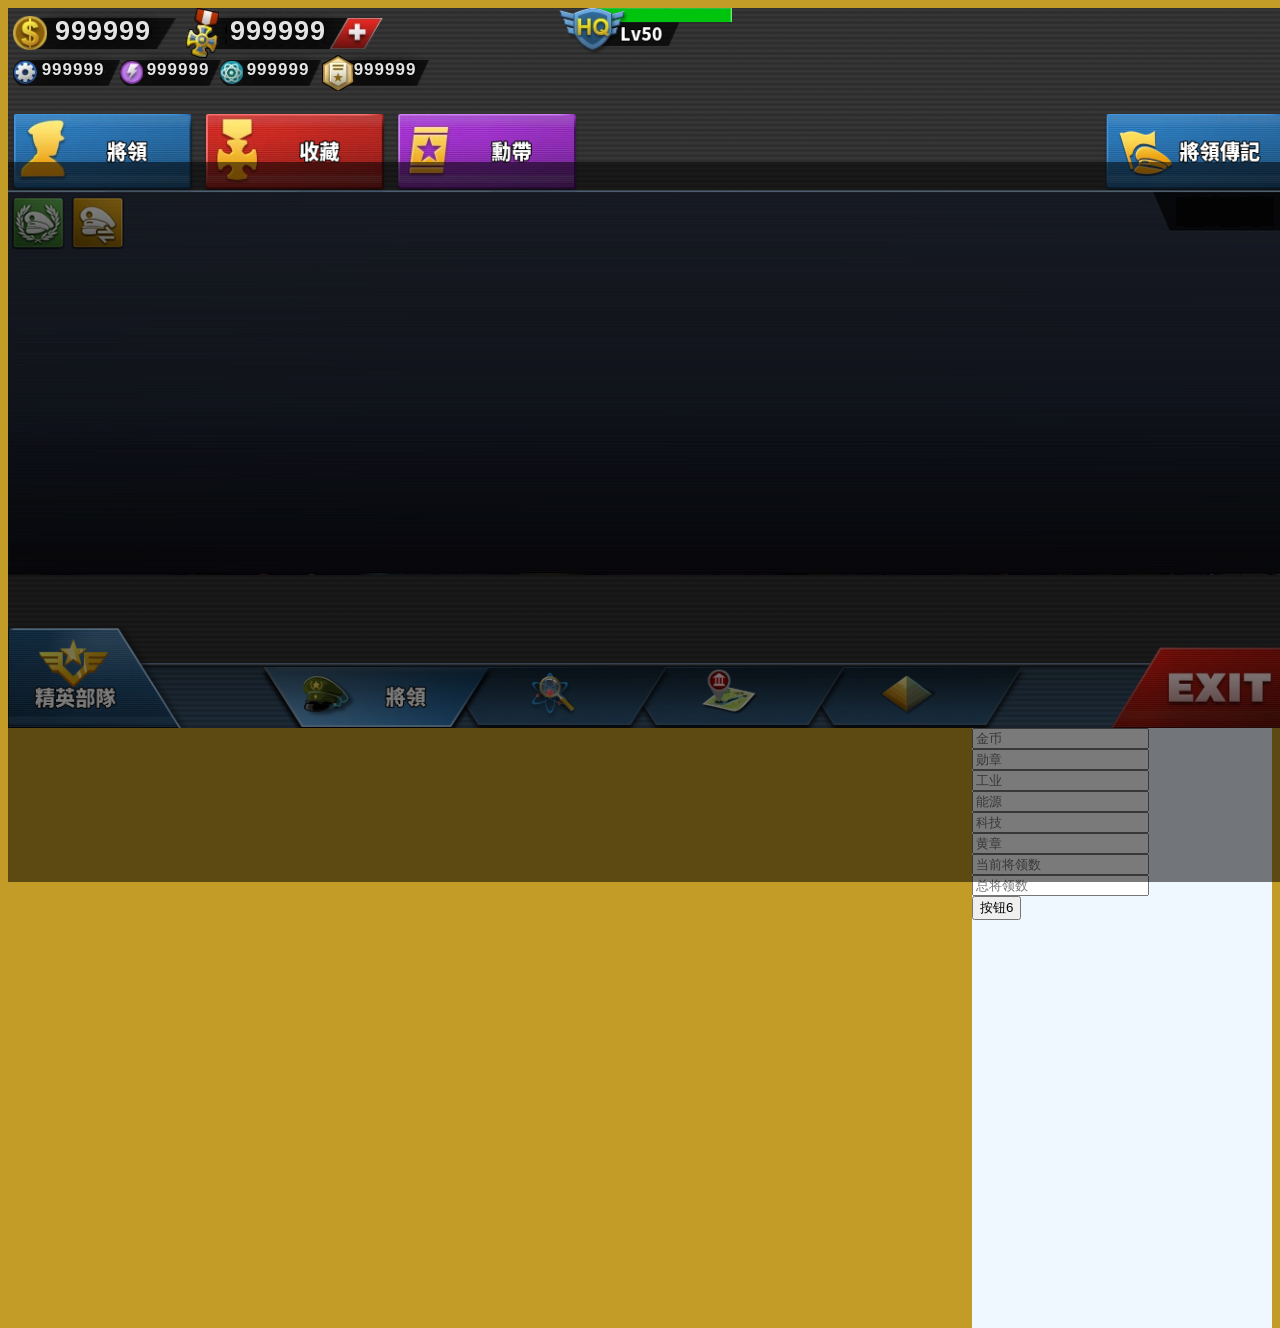
<file: general.html>
<!DOCTYPE html>
<html>

<head>
    <title>将领信息图片生成</title>
    <meta charset="utf-8">
    <link rel="stylesheet" href="./assets/css/general.css">
    <script src="https://code.jquery.com/jquery-3.7.1.min.js"></script>
</head>

<body style="background-color: rgb(195, 156, 39);">
    <div class="bg">
        <div id="money" class="res">
            <span class="val dazi" id="money_val">999999</span>
        </div>
        <div id="medal" class="res">
            <span class="val dazi" id="medal_val">999999</span>
        </div>
        <div id="blue" class="res">
            <span class="val xiaozi" id="blue_val">999999</span>
        </div>
        <div id="purple" class="res">
            <span class="val xiaozi" id="purple_val">999999</span>
        </div>
        <div id="tech" class="res">
            <span class="val xiaozi" id="tech_val">999999</span>
        </div>
        <div id="yellow" class="res">
            <span class="val xiaozi" id="yellow_val">999999</span>
        </div>
        <canvas id="genNum"></canvas>
        
        <div class="container_2">

        </div>

    </div>
    <div class="editor">
        <div class="input-group">
            <input class="resedit" type="text" placeholder="金币">
        </div>
        <div class="input-group">
            <input class="resedit" type="text" placeholder="勋章">
        </div>
        <div class="input-group">
            <input class="resedit" type="text" placeholder="工业">
        </div>
        <div class="input-group">
            <input class="resedit" type="text" placeholder="能源">
        </div>
        <div class="input-group">
            <input class="resedit" type="text" placeholder="科技">
        </div>
        <div class="input-group">
            <input class="resedit" type="text" placeholder="黄章">
        </div>
        <div class="input-group">
            <input class="resedit" type="text" placeholder="当前将领数">
        </div>
        <div class="input-group">
            <input class="resedit" type="text" placeholder="总将领数">
        </div>
        
        <button>按钮6</button>
    </div>

</body>
<script src="./assets/js/general.js"></script>

</html>
</file>
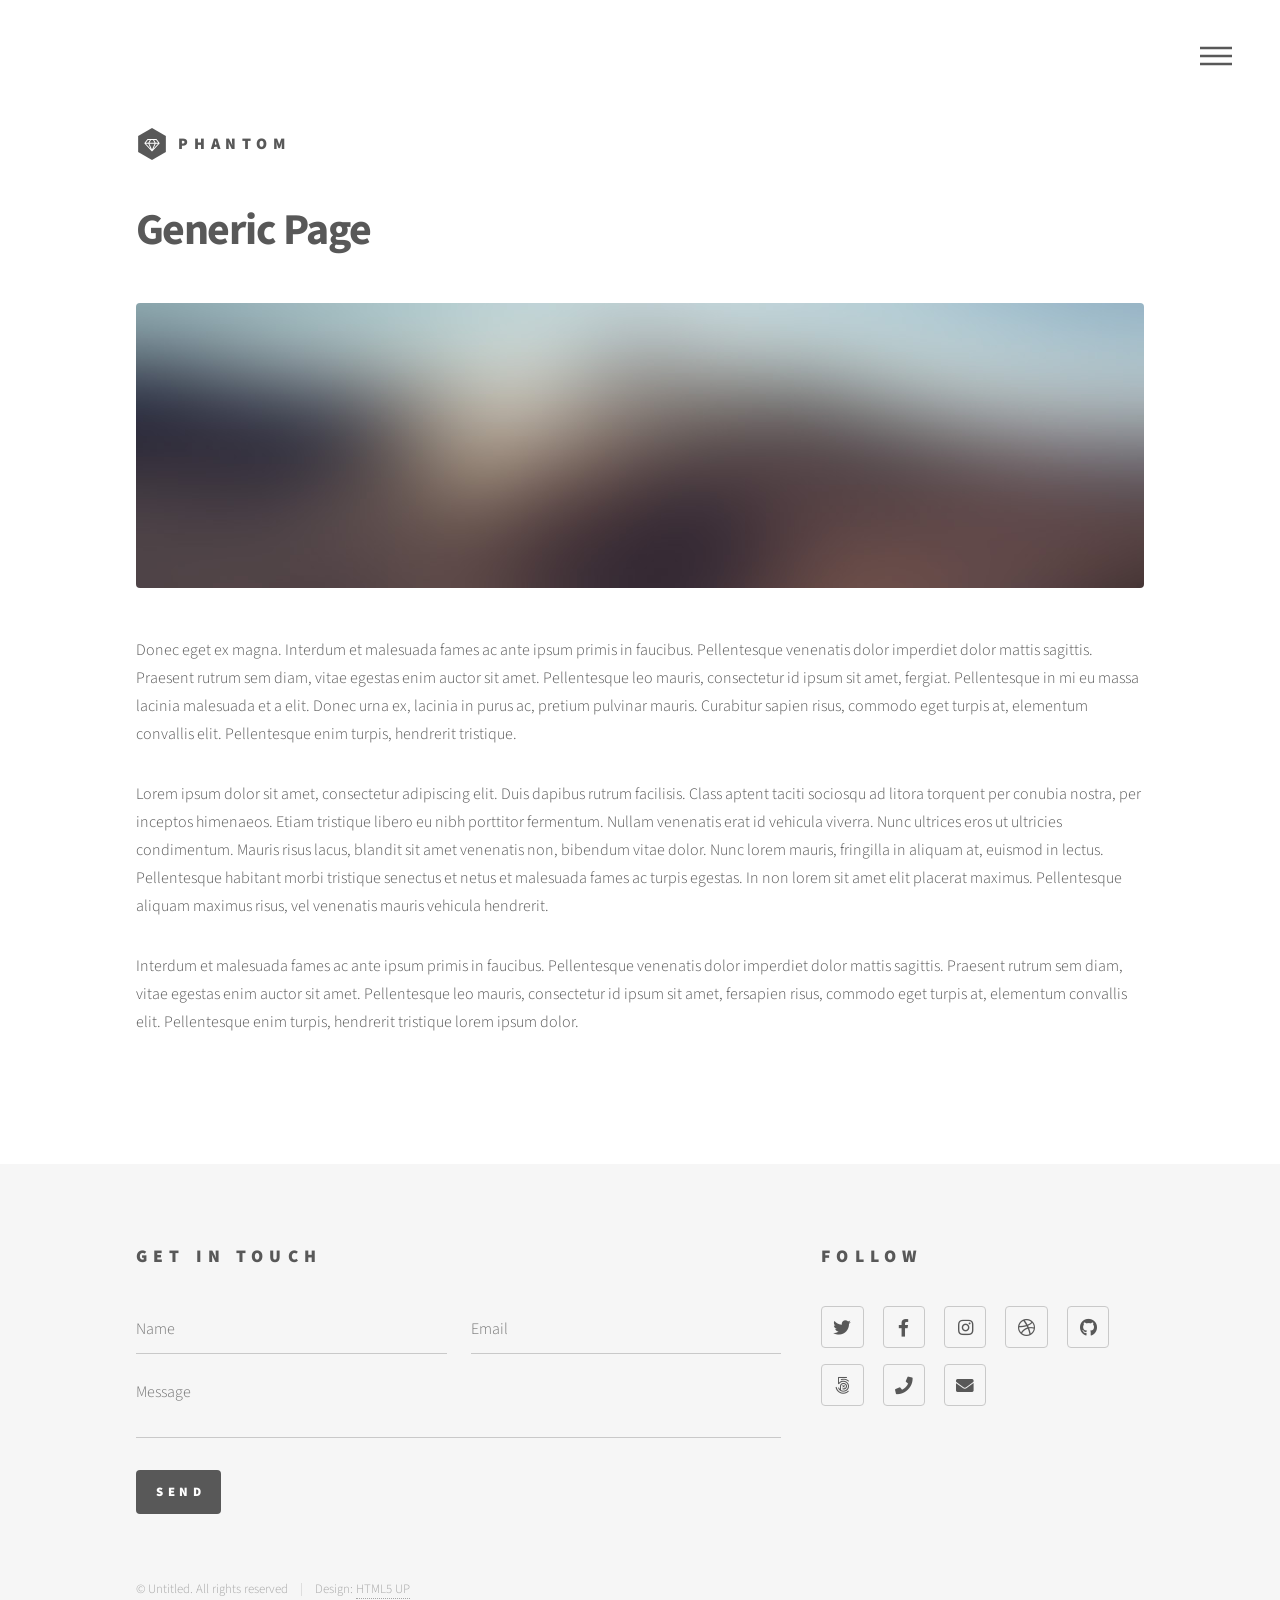
<file: generic.html>
<!DOCTYPE HTML>
<!--
	Phantom by HTML5 UP
	html5up.net | @ajlkn
	Free for personal and commercial use under the CCA 3.0 license (html5up.net/license)
-->
<html>
	<head>
		<title>Generic - Phantom by HTML5 UP</title>
		<meta charset="utf-8" />
		<meta name="viewport" content="width=device-width, initial-scale=1, user-scalable=no" />
		<link rel="stylesheet" href="assets/css/main.css" />
		<noscript><link rel="stylesheet" href="assets/css/noscript.css" /></noscript>
	</head>
	<body class="is-preload">
		<!-- Wrapper -->
			<div id="wrapper">

				<!-- Header -->
					<header id="header">
						<div class="inner">

							<!-- Logo -->
								<a href="index.html" class="logo">
									<span class="symbol"><img src="images/logo.svg" alt="" /></span><span class="title">Phantom</span>
								</a>

							<!-- Nav -->
								<nav>
									<ul>
										<li><a href="#menu">Menu</a></li>
									</ul>
								</nav>

						</div>
					</header>

				<!-- Menu -->
					<nav id="menu">
						<h2>Menu</h2>
						<ul>
							<li><a href="index.html">Home</a></li>
							<li><a href="generic.html">Ipsum veroeros</a></li>
							<li><a href="generic.html">Tempus etiam</a></li>
							<li><a href="generic.html">Consequat dolor</a></li>
							<li><a href="elements.html">Elements</a></li>
						</ul>
					</nav>

				<!-- Main -->
					<div id="main">
						<div class="inner">
							<h1>Generic Page</h1>
							<span class="image main"><img src="images/pic13.jpg" alt="" /></span>
							<p>Donec eget ex magna. Interdum et malesuada fames ac ante ipsum primis in faucibus. Pellentesque venenatis dolor imperdiet dolor mattis sagittis. Praesent rutrum sem diam, vitae egestas enim auctor sit amet. Pellentesque leo mauris, consectetur id ipsum sit amet, fergiat. Pellentesque in mi eu massa lacinia malesuada et a elit. Donec urna ex, lacinia in purus ac, pretium pulvinar mauris. Curabitur sapien risus, commodo eget turpis at, elementum convallis elit. Pellentesque enim turpis, hendrerit tristique.</p>
							<p>Lorem ipsum dolor sit amet, consectetur adipiscing elit. Duis dapibus rutrum facilisis. Class aptent taciti sociosqu ad litora torquent per conubia nostra, per inceptos himenaeos. Etiam tristique libero eu nibh porttitor fermentum. Nullam venenatis erat id vehicula viverra. Nunc ultrices eros ut ultricies condimentum. Mauris risus lacus, blandit sit amet venenatis non, bibendum vitae dolor. Nunc lorem mauris, fringilla in aliquam at, euismod in lectus. Pellentesque habitant morbi tristique senectus et netus et malesuada fames ac turpis egestas. In non lorem sit amet elit placerat maximus. Pellentesque aliquam maximus risus, vel venenatis mauris vehicula hendrerit.</p>
							<p>Interdum et malesuada fames ac ante ipsum primis in faucibus. Pellentesque venenatis dolor imperdiet dolor mattis sagittis. Praesent rutrum sem diam, vitae egestas enim auctor sit amet. Pellentesque leo mauris, consectetur id ipsum sit amet, fersapien risus, commodo eget turpis at, elementum convallis elit. Pellentesque enim turpis, hendrerit tristique lorem ipsum dolor.</p>
						</div>
					</div>

				<!-- Footer -->
					<footer id="footer">
						<div class="inner">
							<section>
								<h2>Get in touch</h2>
								<form method="post" action="#">
									<div class="fields">
										<div class="field half">
											<input type="text" name="name" id="name" placeholder="Name" />
										</div>
										<div class="field half">
											<input type="email" name="email" id="email" placeholder="Email" />
										</div>
										<div class="field">
											<textarea name="message" id="message" placeholder="Message"></textarea>
										</div>
									</div>
									<ul class="actions">
										<li><input type="submit" value="Send" class="primary" /></li>
									</ul>
								</form>
							</section>
							<section>
								<h2>Follow</h2>
								<ul class="icons">
									<li><a href="#" class="icon brands style2 fa-twitter"><span class="label">Twitter</span></a></li>
									<li><a href="#" class="icon brands style2 fa-facebook-f"><span class="label">Facebook</span></a></li>
									<li><a href="#" class="icon brands style2 fa-instagram"><span class="label">Instagram</span></a></li>
									<li><a href="#" class="icon brands style2 fa-dribbble"><span class="label">Dribbble</span></a></li>
									<li><a href="#" class="icon brands style2 fa-github"><span class="label">GitHub</span></a></li>
									<li><a href="#" class="icon brands style2 fa-500px"><span class="label">500px</span></a></li>
									<li><a href="#" class="icon solid style2 fa-phone"><span class="label">Phone</span></a></li>
									<li><a href="#" class="icon solid style2 fa-envelope"><span class="label">Email</span></a></li>
								</ul>
							</section>
							<ul class="copyright">
								<li>&copy; Untitled. All rights reserved</li><li>Design: <a href="http://html5up.net">HTML5 UP</a></li>
							</ul>
						</div>
					</footer>

			</div>

		<!-- Scripts -->
			<script src="assets/js/jquery.min.js"></script>
			<script src="assets/js/browser.min.js"></script>
			<script src="assets/js/breakpoints.min.js"></script>
			<script src="assets/js/util.js"></script>
			<script src="assets/js/main.js"></script>

	</body>
</html>
</file>
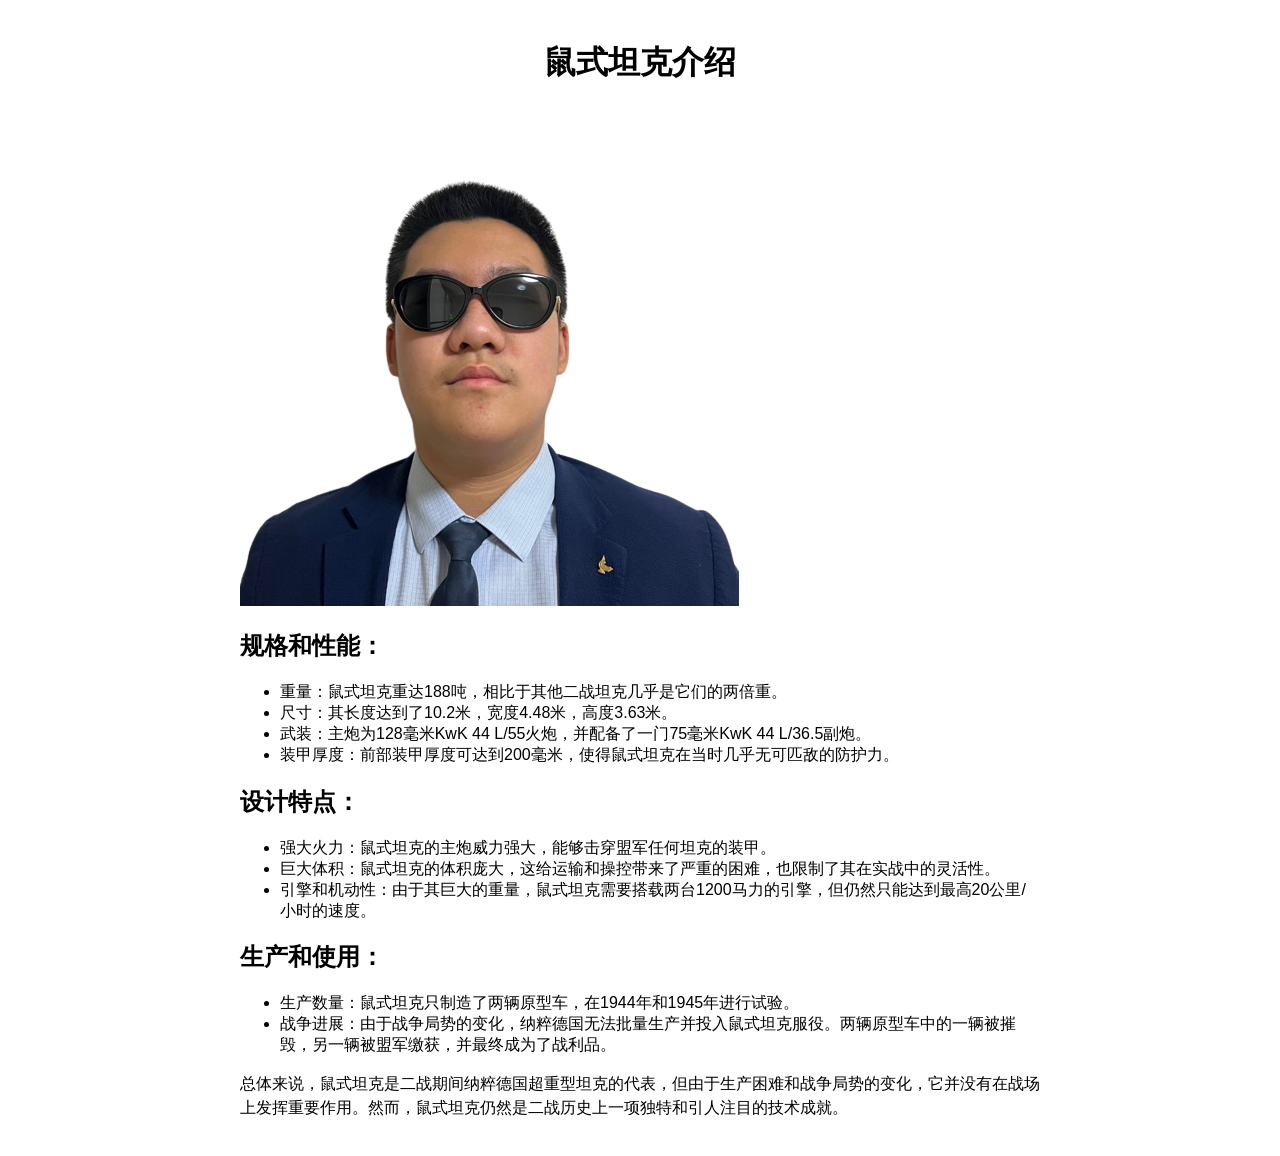
<file: tank.html>
<!DOCTYPE html>
<html>
<head>
  <title>鼠式坦克介绍</title>
  <style>
    body {
      font-family: Arial, sans-serif;
      margin: 0;
      padding: 20px;
    }
    
    h1 {
      text-align: center;
    }
    
    .content {
      max-width: 800px;
      margin: 0 auto;
    }
    
    p {
      line-height: 1.5;
    }
  </style>
</head>
<body>
  <div class="content">
    <h1>鼠式坦克介绍</h1>
    <img src=".\images\leego.png" alt="李狗"/>
    <h2>规格和性能：</h2>
    <ul>
      <li>重量：鼠式坦克重达188吨，相比于其他二战坦克几乎是它们的两倍重。</li>
      <li>尺寸：其长度达到了10.2米，宽度4.48米，高度3.63米。</li>
      <li>武装：主炮为128毫米KwK 44 L/55火炮，并配备了一门75毫米KwK 44 L/36.5副炮。</li>
      <li>装甲厚度：前部装甲厚度可达到200毫米，使得鼠式坦克在当时几乎无可匹敌的防护力。</li>
    </ul>
    
    <h2>设计特点：</h2>
    <ul>
      <li>强大火力：鼠式坦克的主炮威力强大，能够击穿盟军任何坦克的装甲。</li>
      <li>巨大体积：鼠式坦克的体积庞大，这给运输和操控带来了严重的困难，也限制了其在实战中的灵活性。</li>
      <li>引擎和机动性：由于其巨大的重量，鼠式坦克需要搭载两台1200马力的引擎，但仍然只能达到最高20公里/小时的速度。</li>
    </ul>
    
    <h2>生产和使用：</h2>
    <ul>
      <li>生产数量：鼠式坦克只制造了两辆原型车，在1944年和1945年进行试验。</li>
      <li>战争进展：由于战争局势的变化，纳粹德国无法批量生产并投入鼠式坦克服役。两辆原型车中的一辆被摧毁，另一辆被盟军缴获，并最终成为了战利品。</li>
    </ul>
    
    <p>总体来说，鼠式坦克是二战期间纳粹德国超重型坦克的代表，但由于生产困难和战争局势的变化，它并没有在战场上发挥重要作用。然而，鼠式坦克仍然是二战历史上一项独特和引人注目的技术成就。</p>
  </div>
</body>
</html>
</file>
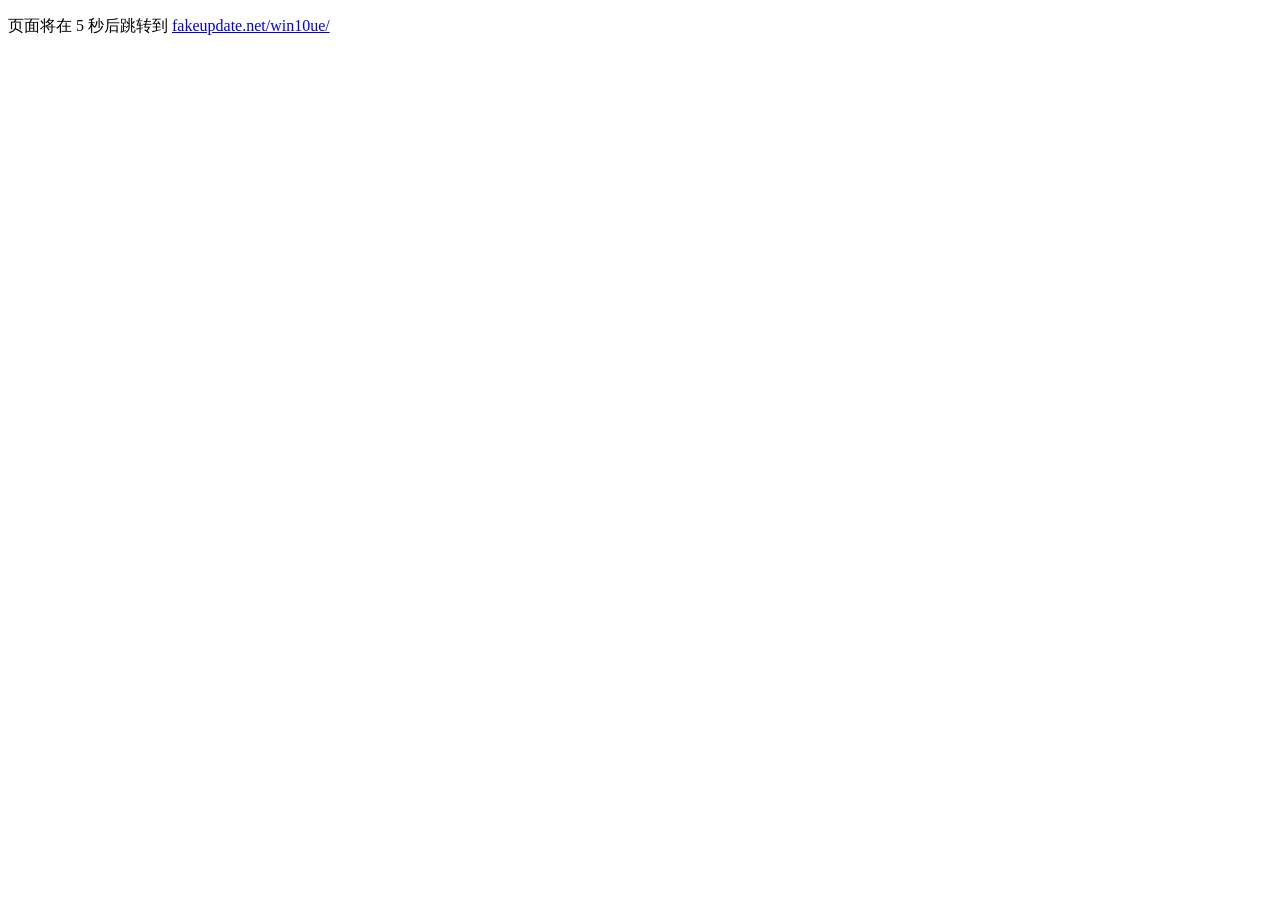
<file: Win10FakeUpdate.html>
<!DOCTYPE html>
<html>
<head>
    <title>页面跳转</title>
    <meta http-equiv="refresh" content="5;url=fakeupdate.net/win10ue">
</head>
<body>
    <p>页面将在 5 秒后跳转到 <a href="fakeupdate.net/win10ue">fakeupdate.net/win10ue/</a></p>
</body>
</html>
</file>
<file: assets/css/noscript.css>
/*
	Phantom by HTML5 UP
	html5up.net | @ajlkn
	Free for personal and commercial use under the CCA 3.0 license (html5up.net/license)
*/

/* Tiles */

	body.is-preload .tiles article {
		-moz-transform: none;
		-webkit-transform: none;
		-ms-transform: none;
		transform: none;
		opacity: 1;
	}
</file>
<file: assets/css/general.css>
.bg {
    background-image: url("../../images/general/bg-zh-hant.png");
    width: 1280px;
    height: 720px;
    display: inline-block;
}

.container_2 {
    background-color: #00000085;
    width: 1280px;
    height: 720px;
    position: absolute;
    margin: 0 0 0 0;
    z-index: 10;
}
.genNum{
    position: absolute;
    color: rgba(255, 255, 255, 1);
    font-family: "Noto Sans", sans-serif;
    font-weight: bold;
    display: flex;
    justify-content: center;
    align-items: center; 

}
.res {
    position: absolute;
    color: rgba(255, 255, 255, 0.89);
    font-family: "Noto Sans", sans-serif;
    font-weight: bold;
    display: flex;
    justify-content: center;
    align-items: center;
    width: 100px;
    text-shadow: 1px 1px 10px rgba(0, 0, 0, 0.5),
        -1px -1px 10px rgba(0, 0, 0, 0.5);

}

.vol {
    color: rgb(218, 218, 218);
}

.dazi {
    letter-spacing: 1px;
    font-size: 27px;
}

.xiaozi {
    letter-spacing: 1px;
    padding-top: 52px;
    font-size: 17px;
}

#money {
    padding-top: 8px;
    padding-left: 45px;
}

#medal {
    padding-top: 8px;
    padding-left: 220px;
}

#blue {
    padding-left: 15px;
}

#purple {
    padding-left: 120px;
}

#tech {
    padding-left: 220px;
}

#yellow {
    padding-left: 327px;
}

.editor {
    width: 300px;
    height: 600px;
    background-color: aliceblue;
    float: right;
}
</file>
<file: assets/css/main.css>
@import url(fontawesome-all.min.css);
@import url("https://fonts.googleapis.com/css?family=Source+Sans+Pro:300,700,900");

/*
	Phantom by HTML5 UP
	html5up.net | @ajlkn
	Free for personal and commercial use under the CCA 3.0 license (html5up.net/license)
*/

html, body, div, span, applet, object,
iframe, h1, h2, h3, h4, h5, h6, p, blockquote,
pre, a, abbr, acronym, address, big, cite,
code, del, dfn, em, img, ins, kbd, q, s, samp,
small, strike, strong, sub, sup, tt, var, b,
u, i, center, dl, dt, dd, ol, ul, li, fieldset,
form, label, legend, table, caption, tbody,
tfoot, thead, tr, th, td, article, aside,
canvas, details, embed, figure, figcaption,
footer, header, hgroup, menu, nav, output, ruby,
section, summary, time, mark, audio, video {
	margin: 0;
	padding: 0;
	border: 0;
	font-size: 100%;
	font: inherit;
	vertical-align: baseline;}

article, aside, details, figcaption, figure,
footer, header, hgroup, menu, nav, section {
	display: block;}

body {
	line-height: 1;
}

ol, ul {
	list-style: none;
}

blockquote, q {
	quotes: none;
}

	blockquote:before, blockquote:after, q:before, q:after {
		content: '';
		content: none;
	}

table {
	border-collapse: collapse;
	border-spacing: 0;
}

body {
	-webkit-text-size-adjust: none;
}

mark {
	background-color: transparent;
	color: inherit;
}

input::-moz-focus-inner {
	border: 0;
	padding: 0;
}

input, select, textarea {
	-moz-appearance: none;
	-webkit-appearance: none;
	-ms-appearance: none;
	appearance: none;
}

/* Basic */

	@-ms-viewport {
		width: device-width;
	}

	body {
		-ms-overflow-style: scrollbar;
	}

	@media screen and (max-width: 480px) {

		html, body {
			min-width: 320px;
		}

	}

	html {
		box-sizing: border-box;
	}

	*, *:before, *:after {
		box-sizing: inherit;
	}

	body {
		background: #ffffff;
	}

		body.is-preload *, body.is-preload *:before, body.is-preload *:after {
			-moz-animation: none !important;
			-webkit-animation: none !important;
			-ms-animation: none !important;
			animation: none !important;
			-moz-transition: none !important;
			-webkit-transition: none !important;
			-ms-transition: none !important;
			transition: none !important;
		}

/* Type */

	body, input, select, textarea {
		color: #585858;
		font-family: "Source Sans Pro", Helvetica, sans-serif;
		font-size: 16pt;
		font-weight: 300;
		line-height: 1.75;
	}

		@media screen and (max-width: 1680px) {

			body, input, select, textarea {
				font-size: 14pt;
			}

		}

		@media screen and (max-width: 1280px) {

			body, input, select, textarea {
				font-size: 12pt;
			}

		}

	a {
		-moz-transition: border-bottom-color 0.2s ease, color 0.2s ease;
		-webkit-transition: border-bottom-color 0.2s ease, color 0.2s ease;
		-ms-transition: border-bottom-color 0.2s ease, color 0.2s ease;
		transition: border-bottom-color 0.2s ease, color 0.2s ease;
		text-decoration: none;
		color: #585858;
		border-bottom: dotted 1px rgba(88, 88, 88, 0.5);
	}

		a:hover {
			border-bottom-color: transparent;
			color: #f2849e !important;
		}

	strong, b {
		font-weight: 900;
	}

	em, i {
		font-style: italic;
	}

	p {
		margin: 0 0 2em 0;
	}

	h1 {
		font-size: 2.75em;
		font-weight: 700;
		line-height: 1.3;
		margin: 0 0 1em 0;
		letter-spacing: -0.035em;
	}

		h1 a {
			color: inherit;
		}

		@media screen and (max-width: 736px) {

			h1 {
				font-size: 2em;
				margin: 0 0 1em 0;
			}

		}

		@media screen and (max-width: 360px) {

			h1 {
				font-size: 1.75em;
			}

		}

	h2, h3, h4, h5, h6 {
		font-weight: 900;
		line-height: 1.5;
		margin: 0 0 2em 0;
		text-transform: uppercase;
		letter-spacing: 0.35em;
	}

		h2 a, h3 a, h4 a, h5 a, h6 a {
			color: inherit;
		}

	h2 {
		font-size: 1.1em;
	}

	h3 {
		font-size: 1em;
	}

	h4 {
		font-size: 0.8em;
	}

	h5 {
		font-size: 0.8em;
	}

	h6 {
		font-size: 0.8em;
	}

	@media screen and (max-width: 980px) {

		h1 br, h2 br, h3 br, h4 br, h5 br, h6 br {
			display: none;
		}

	}

	@media screen and (max-width: 736px) {

		h2 {
			font-size: 1em;
		}

		h3 {
			font-size: 0.8em;
		}

	}

	sub {
		font-size: 0.8em;
		position: relative;
		top: 0.5em;
	}

	sup {
		font-size: 0.8em;
		position: relative;
		top: -0.5em;
	}

	blockquote {
		border-left: solid 4px #c9c9c9;
		font-style: italic;
		margin: 0 0 2em 0;
		padding: 0.5em 0 0.5em 2em;
	}

	code {
		background: rgba(144, 144, 144, 0.075);
		border-radius: 4px;
		border: solid 1px #c9c9c9;
		font-family: "Courier New", monospace;
		font-size: 0.9em;
		margin: 0 0.25em;
		padding: 0.25em 0.65em;
	}

	pre {
		-webkit-overflow-scrolling: touch;
		font-family: "Courier New", monospace;
		font-size: 0.9em;
		margin: 0 0 2em 0;
	}

		pre code {
			display: block;
			line-height: 1.75;
			padding: 1em 1.5em;
			overflow-x: auto;
		}

	hr {
		border: 0;
		border-bottom: solid 1px #c9c9c9;
		margin: 2em 0;
	}

		hr.major {
			margin: 3em 0;
		}

	.align-left {
		text-align: left;
	}

	.align-center {
		text-align: center;
	}

	.align-right {
		text-align: right;
	}

/* Row */

	.row {
		display: flex;
		flex-wrap: wrap;
		box-sizing: border-box;
		align-items: stretch;
	}

		.row > * {
			box-sizing: border-box;
		}

		.row.gtr-uniform > * > :last-child {
			margin-bottom: 0;
		}

		.row.aln-left {
			justify-content: flex-start;
		}

		.row.aln-center {
			justify-content: center;
		}

		.row.aln-right {
			justify-content: flex-end;
		}

		.row.aln-top {
			align-items: flex-start;
		}

		.row.aln-middle {
			align-items: center;
		}

		.row.aln-bottom {
			align-items: flex-end;
		}

		.row > .imp {
			order: -1;
		}

		.row > .col-1 {
			width: 8.33333%;
		}

		.row > .off-1 {
			margin-left: 8.33333%;
		}

		.row > .col-2 {
			width: 16.66667%;
		}

		.row > .off-2 {
			margin-left: 16.66667%;
		}

		.row > .col-3 {
			width: 25%;
		}

		.row > .off-3 {
			margin-left: 25%;
		}

		.row > .col-4 {
			width: 33.33333%;
		}

		.row > .off-4 {
			margin-left: 33.33333%;
		}

		.row > .col-5 {
			width: 41.66667%;
		}

		.row > .off-5 {
			margin-left: 41.66667%;
		}

		.row > .col-6 {
			width: 50%;
		}

		.row > .off-6 {
			margin-left: 50%;
		}

		.row > .col-7 {
			width: 58.33333%;
		}

		.row > .off-7 {
			margin-left: 58.33333%;
		}

		.row > .col-8 {
			width: 66.66667%;
		}

		.row > .off-8 {
			margin-left: 66.66667%;
		}

		.row > .col-9 {
			width: 75%;
		}

		.row > .off-9 {
			margin-left: 75%;
		}

		.row > .col-10 {
			width: 83.33333%;
		}

		.row > .off-10 {
			margin-left: 83.33333%;
		}

		.row > .col-11 {
			width: 91.66667%;
		}

		.row > .off-11 {
			margin-left: 91.66667%;
		}

		.row > .col-12 {
			width: 100%;
		}

		.row > .off-12 {
			margin-left: 100%;
		}

		.row.gtr-0 {
			margin-top: 0;
			margin-left: 0em;
		}

			.row.gtr-0 > * {
				padding: 0 0 0 0em;
			}

			.row.gtr-0.gtr-uniform {
				margin-top: 0em;
			}

				.row.gtr-0.gtr-uniform > * {
					padding-top: 0em;
				}

		.row.gtr-25 {
			margin-top: 0;
			margin-left: -0.5em;
		}

			.row.gtr-25 > * {
				padding: 0 0 0 0.5em;
			}

			.row.gtr-25.gtr-uniform {
				margin-top: -0.5em;
			}

				.row.gtr-25.gtr-uniform > * {
					padding-top: 0.5em;
				}

		.row.gtr-50 {
			margin-top: 0;
			margin-left: -1em;
		}

			.row.gtr-50 > * {
				padding: 0 0 0 1em;
			}

			.row.gtr-50.gtr-uniform {
				margin-top: -1em;
			}

				.row.gtr-50.gtr-uniform > * {
					padding-top: 1em;
				}

		.row {
			margin-top: 0;
			margin-left: -2em;
		}

			.row > * {
				padding: 0 0 0 2em;
			}

			.row.gtr-uniform {
				margin-top: -2em;
			}

				.row.gtr-uniform > * {
					padding-top: 2em;
				}

		.row.gtr-150 {
			margin-top: 0;
			margin-left: -3em;
		}

			.row.gtr-150 > * {
				padding: 0 0 0 3em;
			}

			.row.gtr-150.gtr-uniform {
				margin-top: -3em;
			}

				.row.gtr-150.gtr-uniform > * {
					padding-top: 3em;
				}

		.row.gtr-200 {
			margin-top: 0;
			margin-left: -4em;
		}

			.row.gtr-200 > * {
				padding: 0 0 0 4em;
			}

			.row.gtr-200.gtr-uniform {
				margin-top: -4em;
			}

				.row.gtr-200.gtr-uniform > * {
					padding-top: 4em;
				}

		@media screen and (max-width: 1680px) {

			.row {
				display: flex;
				flex-wrap: wrap;
				box-sizing: border-box;
				align-items: stretch;
			}

				.row > * {
					box-sizing: border-box;
				}

				.row.gtr-uniform > * > :last-child {
					margin-bottom: 0;
				}

				.row.aln-left {
					justify-content: flex-start;
				}

				.row.aln-center {
					justify-content: center;
				}

				.row.aln-right {
					justify-content: flex-end;
				}

				.row.aln-top {
					align-items: flex-start;
				}

				.row.aln-middle {
					align-items: center;
				}

				.row.aln-bottom {
					align-items: flex-end;
				}

				.row > .imp-xlarge {
					order: -1;
				}

				.row > .col-1-xlarge {
					width: 8.33333%;
				}

				.row > .off-1-xlarge {
					margin-left: 8.33333%;
				}

				.row > .col-2-xlarge {
					width: 16.66667%;
				}

				.row > .off-2-xlarge {
					margin-left: 16.66667%;
				}

				.row > .col-3-xlarge {
					width: 25%;
				}

				.row > .off-3-xlarge {
					margin-left: 25%;
				}

				.row > .col-4-xlarge {
					width: 33.33333%;
				}

				.row > .off-4-xlarge {
					margin-left: 33.33333%;
				}

				.row > .col-5-xlarge {
					width: 41.66667%;
				}

				.row > .off-5-xlarge {
					margin-left: 41.66667%;
				}

				.row > .col-6-xlarge {
					width: 50%;
				}

				.row > .off-6-xlarge {
					margin-left: 50%;
				}

				.row > .col-7-xlarge {
					width: 58.33333%;
				}

				.row > .off-7-xlarge {
					margin-left: 58.33333%;
				}

				.row > .col-8-xlarge {
					width: 66.66667%;
				}

				.row > .off-8-xlarge {
					margin-left: 66.66667%;
				}

				.row > .col-9-xlarge {
					width: 75%;
				}

				.row > .off-9-xlarge {
					margin-left: 75%;
				}

				.row > .col-10-xlarge {
					width: 83.33333%;
				}

				.row > .off-10-xlarge {
					margin-left: 83.33333%;
				}

				.row > .col-11-xlarge {
					width: 91.66667%;
				}

				.row > .off-11-xlarge {
					margin-left: 91.66667%;
				}

				.row > .col-12-xlarge {
					width: 100%;
				}

				.row > .off-12-xlarge {
					margin-left: 100%;
				}

				.row.gtr-0 {
					margin-top: 0;
					margin-left: 0em;
				}

					.row.gtr-0 > * {
						padding: 0 0 0 0em;
					}

					.row.gtr-0.gtr-uniform {
						margin-top: 0em;
					}

						.row.gtr-0.gtr-uniform > * {
							padding-top: 0em;
						}

				.row.gtr-25 {
					margin-top: 0;
					margin-left: -0.5em;
				}

					.row.gtr-25 > * {
						padding: 0 0 0 0.5em;
					}

					.row.gtr-25.gtr-uniform {
						margin-top: -0.5em;
					}

						.row.gtr-25.gtr-uniform > * {
							padding-top: 0.5em;
						}

				.row.gtr-50 {
					margin-top: 0;
					margin-left: -1em;
				}

					.row.gtr-50 > * {
						padding: 0 0 0 1em;
					}

					.row.gtr-50.gtr-uniform {
						margin-top: -1em;
					}

						.row.gtr-50.gtr-uniform > * {
							padding-top: 1em;
						}

				.row {
					margin-top: 0;
					margin-left: -2em;
				}

					.row > * {
						padding: 0 0 0 2em;
					}

					.row.gtr-uniform {
						margin-top: -2em;
					}

						.row.gtr-uniform > * {
							padding-top: 2em;
						}

				.row.gtr-150 {
					margin-top: 0;
					margin-left: -3em;
				}

					.row.gtr-150 > * {
						padding: 0 0 0 3em;
					}

					.row.gtr-150.gtr-uniform {
						margin-top: -3em;
					}

						.row.gtr-150.gtr-uniform > * {
							padding-top: 3em;
						}

				.row.gtr-200 {
					margin-top: 0;
					margin-left: -4em;
				}

					.row.gtr-200 > * {
						padding: 0 0 0 4em;
					}

					.row.gtr-200.gtr-uniform {
						margin-top: -4em;
					}

						.row.gtr-200.gtr-uniform > * {
							padding-top: 4em;
						}

		}

		@media screen and (max-width: 1280px) {

			.row {
				display: flex;
				flex-wrap: wrap;
				box-sizing: border-box;
				align-items: stretch;
			}

				.row > * {
					box-sizing: border-box;
				}

				.row.gtr-uniform > * > :last-child {
					margin-bottom: 0;
				}

				.row.aln-left {
					justify-content: flex-start;
				}

				.row.aln-center {
					justify-content: center;
				}

				.row.aln-right {
					justify-content: flex-end;
				}

				.row.aln-top {
					align-items: flex-start;
				}

				.row.aln-middle {
					align-items: center;
				}

				.row.aln-bottom {
					align-items: flex-end;
				}

				.row > .imp-large {
					order: -1;
				}

				.row > .col-1-large {
					width: 8.33333%;
				}

				.row > .off-1-large {
					margin-left: 8.33333%;
				}

				.row > .col-2-large {
					width: 16.66667%;
				}

				.row > .off-2-large {
					margin-left: 16.66667%;
				}

				.row > .col-3-large {
					width: 25%;
				}

				.row > .off-3-large {
					margin-left: 25%;
				}

				.row > .col-4-large {
					width: 33.33333%;
				}

				.row > .off-4-large {
					margin-left: 33.33333%;
				}

				.row > .col-5-large {
					width: 41.66667%;
				}

				.row > .off-5-large {
					margin-left: 41.66667%;
				}

				.row > .col-6-large {
					width: 50%;
				}

				.row > .off-6-large {
					margin-left: 50%;
				}

				.row > .col-7-large {
					width: 58.33333%;
				}

				.row > .off-7-large {
					margin-left: 58.33333%;
				}

				.row > .col-8-large {
					width: 66.66667%;
				}

				.row > .off-8-large {
					margin-left: 66.66667%;
				}

				.row > .col-9-large {
					width: 75%;
				}

				.row > .off-9-large {
					margin-left: 75%;
				}

				.row > .col-10-large {
					width: 83.33333%;
				}

				.row > .off-10-large {
					margin-left: 83.33333%;
				}

				.row > .col-11-large {
					width: 91.66667%;
				}

				.row > .off-11-large {
					margin-left: 91.66667%;
				}

				.row > .col-12-large {
					width: 100%;
				}

				.row > .off-12-large {
					margin-left: 100%;
				}

				.row.gtr-0 {
					margin-top: 0;
					margin-left: 0em;
				}

					.row.gtr-0 > * {
						padding: 0 0 0 0em;
					}

					.row.gtr-0.gtr-uniform {
						margin-top: 0em;
					}

						.row.gtr-0.gtr-uniform > * {
							padding-top: 0em;
						}

				.row.gtr-25 {
					margin-top: 0;
					margin-left: -0.5em;
				}

					.row.gtr-25 > * {
						padding: 0 0 0 0.5em;
					}

					.row.gtr-25.gtr-uniform {
						margin-top: -0.5em;
					}

						.row.gtr-25.gtr-uniform > * {
							padding-top: 0.5em;
						}

				.row.gtr-50 {
					margin-top: 0;
					margin-left: -1em;
				}

					.row.gtr-50 > * {
						padding: 0 0 0 1em;
					}

					.row.gtr-50.gtr-uniform {
						margin-top: -1em;
					}

						.row.gtr-50.gtr-uniform > * {
							padding-top: 1em;
						}

				.row {
					margin-top: 0;
					margin-left: -2em;
				}

					.row > * {
						padding: 0 0 0 2em;
					}

					.row.gtr-uniform {
						margin-top: -2em;
					}

						.row.gtr-uniform > * {
							padding-top: 2em;
						}

				.row.gtr-150 {
					margin-top: 0;
					margin-left: -3em;
				}

					.row.gtr-150 > * {
						padding: 0 0 0 3em;
					}

					.row.gtr-150.gtr-uniform {
						margin-top: -3em;
					}

						.row.gtr-150.gtr-uniform > * {
							padding-top: 3em;
						}

				.row.gtr-200 {
					margin-top: 0;
					margin-left: -4em;
				}

					.row.gtr-200 > * {
						padding: 0 0 0 4em;
					}

					.row.gtr-200.gtr-uniform {
						margin-top: -4em;
					}

						.row.gtr-200.gtr-uniform > * {
							padding-top: 4em;
						}

		}

		@media screen and (max-width: 980px) {

			.row {
				display: flex;
				flex-wrap: wrap;
				box-sizing: border-box;
				align-items: stretch;
			}

				.row > * {
					box-sizing: border-box;
				}

				.row.gtr-uniform > * > :last-child {
					margin-bottom: 0;
				}

				.row.aln-left {
					justify-content: flex-start;
				}

				.row.aln-center {
					justify-content: center;
				}

				.row.aln-right {
					justify-content: flex-end;
				}

				.row.aln-top {
					align-items: flex-start;
				}

				.row.aln-middle {
					align-items: center;
				}

				.row.aln-bottom {
					align-items: flex-end;
				}

				.row > .imp-medium {
					order: -1;
				}

				.row > .col-1-medium {
					width: 8.33333%;
				}

				.row > .off-1-medium {
					margin-left: 8.33333%;
				}

				.row > .col-2-medium {
					width: 16.66667%;
				}

				.row > .off-2-medium {
					margin-left: 16.66667%;
				}

				.row > .col-3-medium {
					width: 25%;
				}

				.row > .off-3-medium {
					margin-left: 25%;
				}

				.row > .col-4-medium {
					width: 33.33333%;
				}

				.row > .off-4-medium {
					margin-left: 33.33333%;
				}

				.row > .col-5-medium {
					width: 41.66667%;
				}

				.row > .off-5-medium {
					margin-left: 41.66667%;
				}

				.row > .col-6-medium {
					width: 50%;
				}

				.row > .off-6-medium {
					margin-left: 50%;
				}

				.row > .col-7-medium {
					width: 58.33333%;
				}

				.row > .off-7-medium {
					margin-left: 58.33333%;
				}

				.row > .col-8-medium {
					width: 66.66667%;
				}

				.row > .off-8-medium {
					margin-left: 66.66667%;
				}

				.row > .col-9-medium {
					width: 75%;
				}

				.row > .off-9-medium {
					margin-left: 75%;
				}

				.row > .col-10-medium {
					width: 83.33333%;
				}

				.row > .off-10-medium {
					margin-left: 83.33333%;
				}

				.row > .col-11-medium {
					width: 91.66667%;
				}

				.row > .off-11-medium {
					margin-left: 91.66667%;
				}

				.row > .col-12-medium {
					width: 100%;
				}

				.row > .off-12-medium {
					margin-left: 100%;
				}

				.row.gtr-0 {
					margin-top: 0;
					margin-left: 0em;
				}

					.row.gtr-0 > * {
						padding: 0 0 0 0em;
					}

					.row.gtr-0.gtr-uniform {
						margin-top: 0em;
					}

						.row.gtr-0.gtr-uniform > * {
							padding-top: 0em;
						}

				.row.gtr-25 {
					margin-top: 0;
					margin-left: -0.375em;
				}

					.row.gtr-25 > * {
						padding: 0 0 0 0.375em;
					}

					.row.gtr-25.gtr-uniform {
						margin-top: -0.375em;
					}

						.row.gtr-25.gtr-uniform > * {
							padding-top: 0.375em;
						}

				.row.gtr-50 {
					margin-top: 0;
					margin-left: -0.75em;
				}

					.row.gtr-50 > * {
						padding: 0 0 0 0.75em;
					}

					.row.gtr-50.gtr-uniform {
						margin-top: -0.75em;
					}

						.row.gtr-50.gtr-uniform > * {
							padding-top: 0.75em;
						}

				.row {
					margin-top: 0;
					margin-left: -1.5em;
				}

					.row > * {
						padding: 0 0 0 1.5em;
					}

					.row.gtr-uniform {
						margin-top: -1.5em;
					}

						.row.gtr-uniform > * {
							padding-top: 1.5em;
						}

				.row.gtr-150 {
					margin-top: 0;
					margin-left: -2.25em;
				}

					.row.gtr-150 > * {
						padding: 0 0 0 2.25em;
					}

					.row.gtr-150.gtr-uniform {
						margin-top: -2.25em;
					}

						.row.gtr-150.gtr-uniform > * {
							padding-top: 2.25em;
						}

				.row.gtr-200 {
					margin-top: 0;
					margin-left: -3em;
				}

					.row.gtr-200 > * {
						padding: 0 0 0 3em;
					}

					.row.gtr-200.gtr-uniform {
						margin-top: -3em;
					}

						.row.gtr-200.gtr-uniform > * {
							padding-top: 3em;
						}

		}

		@media screen and (max-width: 736px) {

			.row {
				display: flex;
				flex-wrap: wrap;
				box-sizing: border-box;
				align-items: stretch;
			}

				.row > * {
					box-sizing: border-box;
				}

				.row.gtr-uniform > * > :last-child {
					margin-bottom: 0;
				}

				.row.aln-left {
					justify-content: flex-start;
				}

				.row.aln-center {
					justify-content: center;
				}

				.row.aln-right {
					justify-content: flex-end;
				}

				.row.aln-top {
					align-items: flex-start;
				}

				.row.aln-middle {
					align-items: center;
				}

				.row.aln-bottom {
					align-items: flex-end;
				}

				.row > .imp-small {
					order: -1;
				}

				.row > .col-1-small {
					width: 8.33333%;
				}

				.row > .off-1-small {
					margin-left: 8.33333%;
				}

				.row > .col-2-small {
					width: 16.66667%;
				}

				.row > .off-2-small {
					margin-left: 16.66667%;
				}

				.row > .col-3-small {
					width: 25%;
				}

				.row > .off-3-small {
					margin-left: 25%;
				}

				.row > .col-4-small {
					width: 33.33333%;
				}

				.row > .off-4-small {
					margin-left: 33.33333%;
				}

				.row > .col-5-small {
					width: 41.66667%;
				}

				.row > .off-5-small {
					margin-left: 41.66667%;
				}

				.row > .col-6-small {
					width: 50%;
				}

				.row > .off-6-small {
					margin-left: 50%;
				}

				.row > .col-7-small {
					width: 58.33333%;
				}

				.row > .off-7-small {
					margin-left: 58.33333%;
				}

				.row > .col-8-small {
					width: 66.66667%;
				}

				.row > .off-8-small {
					margin-left: 66.66667%;
				}

				.row > .col-9-small {
					width: 75%;
				}

				.row > .off-9-small {
					margin-left: 75%;
				}

				.row > .col-10-small {
					width: 83.33333%;
				}

				.row > .off-10-small {
					margin-left: 83.33333%;
				}

				.row > .col-11-small {
					width: 91.66667%;
				}

				.row > .off-11-small {
					margin-left: 91.66667%;
				}

				.row > .col-12-small {
					width: 100%;
				}

				.row > .off-12-small {
					margin-left: 100%;
				}

				.row.gtr-0 {
					margin-top: 0;
					margin-left: 0em;
				}

					.row.gtr-0 > * {
						padding: 0 0 0 0em;
					}

					.row.gtr-0.gtr-uniform {
						margin-top: 0em;
					}

						.row.gtr-0.gtr-uniform > * {
							padding-top: 0em;
						}

				.row.gtr-25 {
					margin-top: 0;
					margin-left: -0.25em;
				}

					.row.gtr-25 > * {
						padding: 0 0 0 0.25em;
					}

					.row.gtr-25.gtr-uniform {
						margin-top: -0.25em;
					}

						.row.gtr-25.gtr-uniform > * {
							padding-top: 0.25em;
						}

				.row.gtr-50 {
					margin-top: 0;
					margin-left: -0.5em;
				}

					.row.gtr-50 > * {
						padding: 0 0 0 0.5em;
					}

					.row.gtr-50.gtr-uniform {
						margin-top: -0.5em;
					}

						.row.gtr-50.gtr-uniform > * {
							padding-top: 0.5em;
						}

				.row {
					margin-top: 0;
					margin-left: -1em;
				}

					.row > * {
						padding: 0 0 0 1em;
					}

					.row.gtr-uniform {
						margin-top: -1em;
					}

						.row.gtr-uniform > * {
							padding-top: 1em;
						}

				.row.gtr-150 {
					margin-top: 0;
					margin-left: -1.5em;
				}

					.row.gtr-150 > * {
						padding: 0 0 0 1.5em;
					}

					.row.gtr-150.gtr-uniform {
						margin-top: -1.5em;
					}

						.row.gtr-150.gtr-uniform > * {
							padding-top: 1.5em;
						}

				.row.gtr-200 {
					margin-top: 0;
					margin-left: -2em;
				}

					.row.gtr-200 > * {
						padding: 0 0 0 2em;
					}

					.row.gtr-200.gtr-uniform {
						margin-top: -2em;
					}

						.row.gtr-200.gtr-uniform > * {
							padding-top: 2em;
						}

		}

		@media screen and (max-width: 480px) {

			.row {
				display: flex;
				flex-wrap: wrap;
				box-sizing: border-box;
				align-items: stretch;
			}

				.row > * {
					box-sizing: border-box;
				}

				.row.gtr-uniform > * > :last-child {
					margin-bottom: 0;
				}

				.row.aln-left {
					justify-content: flex-start;
				}

				.row.aln-center {
					justify-content: center;
				}

				.row.aln-right {
					justify-content: flex-end;
				}

				.row.aln-top {
					align-items: flex-start;
				}

				.row.aln-middle {
					align-items: center;
				}

				.row.aln-bottom {
					align-items: flex-end;
				}

				.row > .imp-xsmall {
					order: -1;
				}

				.row > .col-1-xsmall {
					width: 8.33333%;
				}

				.row > .off-1-xsmall {
					margin-left: 8.33333%;
				}

				.row > .col-2-xsmall {
					width: 16.66667%;
				}

				.row > .off-2-xsmall {
					margin-left: 16.66667%;
				}

				.row > .col-3-xsmall {
					width: 25%;
				}

				.row > .off-3-xsmall {
					margin-left: 25%;
				}

				.row > .col-4-xsmall {
					width: 33.33333%;
				}

				.row > .off-4-xsmall {
					margin-left: 33.33333%;
				}

				.row > .col-5-xsmall {
					width: 41.66667%;
				}

				.row > .off-5-xsmall {
					margin-left: 41.66667%;
				}

				.row > .col-6-xsmall {
					width: 50%;
				}

				.row > .off-6-xsmall {
					margin-left: 50%;
				}

				.row > .col-7-xsmall {
					width: 58.33333%;
				}

				.row > .off-7-xsmall {
					margin-left: 58.33333%;
				}

				.row > .col-8-xsmall {
					width: 66.66667%;
				}

				.row > .off-8-xsmall {
					margin-left: 66.66667%;
				}

				.row > .col-9-xsmall {
					width: 75%;
				}

				.row > .off-9-xsmall {
					margin-left: 75%;
				}

				.row > .col-10-xsmall {
					width: 83.33333%;
				}

				.row > .off-10-xsmall {
					margin-left: 83.33333%;
				}

				.row > .col-11-xsmall {
					width: 91.66667%;
				}

				.row > .off-11-xsmall {
					margin-left: 91.66667%;
				}

				.row > .col-12-xsmall {
					width: 100%;
				}

				.row > .off-12-xsmall {
					margin-left: 100%;
				}

				.row.gtr-0 {
					margin-top: 0;
					margin-left: 0em;
				}

					.row.gtr-0 > * {
						padding: 0 0 0 0em;
					}

					.row.gtr-0.gtr-uniform {
						margin-top: 0em;
					}

						.row.gtr-0.gtr-uniform > * {
							padding-top: 0em;
						}

				.row.gtr-25 {
					margin-top: 0;
					margin-left: -0.25em;
				}

					.row.gtr-25 > * {
						padding: 0 0 0 0.25em;
					}

					.row.gtr-25.gtr-uniform {
						margin-top: -0.25em;
					}

						.row.gtr-25.gtr-uniform > * {
							padding-top: 0.25em;
						}

				.row.gtr-50 {
					margin-top: 0;
					margin-left: -0.5em;
				}

					.row.gtr-50 > * {
						padding: 0 0 0 0.5em;
					}

					.row.gtr-50.gtr-uniform {
						margin-top: -0.5em;
					}

						.row.gtr-50.gtr-uniform > * {
							padding-top: 0.5em;
						}

				.row {
					margin-top: 0;
					margin-left: -1em;
				}

					.row > * {
						padding: 0 0 0 1em;
					}

					.row.gtr-uniform {
						margin-top: -1em;
					}

						.row.gtr-uniform > * {
							padding-top: 1em;
						}

				.row.gtr-150 {
					margin-top: 0;
					margin-left: -1.5em;
				}

					.row.gtr-150 > * {
						padding: 0 0 0 1.5em;
					}

					.row.gtr-150.gtr-uniform {
						margin-top: -1.5em;
					}

						.row.gtr-150.gtr-uniform > * {
							padding-top: 1.5em;
						}

				.row.gtr-200 {
					margin-top: 0;
					margin-left: -2em;
				}

					.row.gtr-200 > * {
						padding: 0 0 0 2em;
					}

					.row.gtr-200.gtr-uniform {
						margin-top: -2em;
					}

						.row.gtr-200.gtr-uniform > * {
							padding-top: 2em;
						}

		}

/* Section/Article */

	section.special, article.special {
		text-align: center;
	}

	header p {
		margin-top: -1em;
	}

	@media screen and (max-width: 736px) {

		header p {
			margin-top: 0;
		}

	}

/* Icon */

	.icon {
		text-decoration: none;
		border-bottom: none;
		position: relative;
	}

		.icon:before {
			-moz-osx-font-smoothing: grayscale;
			-webkit-font-smoothing: antialiased;
			display: inline-block;
			font-style: normal;
			font-variant: normal;
			text-rendering: auto;
			line-height: 1;
			text-transform: none !important;
			font-family: 'Font Awesome 5 Free';
			font-weight: 400;
		}

		.icon > .label {
			display: none;
		}

		.icon:before {
			line-height: inherit;
		}

		.icon.solid:before {
			font-weight: 900;
		}

		.icon.brands:before {
			font-family: 'Font Awesome 5 Brands';
		}

		.icon.style2 {
			-moz-transition: background-color 0.2s ease-in-out, color 0.2s ease-in-out, border-color 0.2s ease-in-out;
			-webkit-transition: background-color 0.2s ease-in-out, color 0.2s ease-in-out, border-color 0.2s ease-in-out;
			-ms-transition: background-color 0.2s ease-in-out, color 0.2s ease-in-out, border-color 0.2s ease-in-out;
			transition: background-color 0.2s ease-in-out, color 0.2s ease-in-out, border-color 0.2s ease-in-out;
			background-color: transparent;
			border: solid 1px #c9c9c9;
			border-radius: 4px;
			width: 2.65em;
			height: 2.65em;
			display: inline-block;
			text-align: center;
			line-height: 2.65em;
			color: inherit;
		}

			.icon.style2:before {
				font-size: 1.1em;
			}

			.icon.style2:hover {
				color: #f2849e;
				border-color: #f2849e;
			}

			.icon.style2:active {
				background-color: rgba(242, 132, 158, 0.1);
			}

/* List */

	ol {
		list-style: decimal;
		margin: 0 0 2em 0;
		padding-left: 1.25em;
	}

		ol li {
			padding-left: 0.25em;
		}

	ul {
		list-style: disc;
		margin: 0 0 2em 0;
		padding-left: 1em;
	}

		ul li {
			padding-left: 0.5em;
		}

		ul.alt {
			list-style: none;
			padding-left: 0;
		}

			ul.alt li {
				border-top: solid 1px #c9c9c9;
				padding: 0.5em 0;
			}

				ul.alt li:first-child {
					border-top: 0;
					padding-top: 0;
				}

	dl {
		margin: 0 0 2em 0;
	}

		dl dt {
			display: block;
			font-weight: 900;
			margin: 0 0 1em 0;
		}

		dl dd {
			margin-left: 2em;
		}

/* Actions */

	ul.actions {
		display: -moz-flex;
		display: -webkit-flex;
		display: -ms-flex;
		display: flex;
		cursor: default;
		list-style: none;
		margin-left: -1em;
		padding-left: 0;
	}

		ul.actions li {
			padding: 0 0 0 1em;
			vertical-align: middle;
		}

		ul.actions.special {
			-moz-justify-content: center;
			-webkit-justify-content: center;
			-ms-justify-content: center;
			justify-content: center;
			width: 100%;
			margin-left: 0;
		}

			ul.actions.special li:first-child {
				padding-left: 0;
			}

		ul.actions.stacked {
			-moz-flex-direction: column;
			-webkit-flex-direction: column;
			-ms-flex-direction: column;
			flex-direction: column;
			margin-left: 0;
		}

			ul.actions.stacked li {
				padding: 1.3em 0 0 0;
			}

				ul.actions.stacked li:first-child {
					padding-top: 0;
				}

		ul.actions.fit {
			width: calc(100% + 1em);
		}

			ul.actions.fit li {
				-moz-flex-grow: 1;
				-webkit-flex-grow: 1;
				-ms-flex-grow: 1;
				flex-grow: 1;
				-moz-flex-shrink: 1;
				-webkit-flex-shrink: 1;
				-ms-flex-shrink: 1;
				flex-shrink: 1;
				width: 100%;
			}

				ul.actions.fit li > * {
					width: 100%;
				}

			ul.actions.fit.stacked {
				width: 100%;
			}

		@media screen and (max-width: 480px) {

			ul.actions:not(.fixed) {
				-moz-flex-direction: column;
				-webkit-flex-direction: column;
				-ms-flex-direction: column;
				flex-direction: column;
				margin-left: 0;
				width: 100% !important;
			}

				ul.actions:not(.fixed) li {
					-moz-flex-grow: 1;
					-webkit-flex-grow: 1;
					-ms-flex-grow: 1;
					flex-grow: 1;
					-moz-flex-shrink: 1;
					-webkit-flex-shrink: 1;
					-ms-flex-shrink: 1;
					flex-shrink: 1;
					padding: 1em 0 0 0;
					text-align: center;
					width: 100%;
				}

					ul.actions:not(.fixed) li > * {
						width: 100%;
					}

					ul.actions:not(.fixed) li:first-child {
						padding-top: 0;
					}

					ul.actions:not(.fixed) li input[type="submit"],
					ul.actions:not(.fixed) li input[type="reset"],
					ul.actions:not(.fixed) li input[type="button"],
					ul.actions:not(.fixed) li button,
					ul.actions:not(.fixed) li .button {
						width: 100%;
					}

						ul.actions:not(.fixed) li input[type="submit"].icon:before,
						ul.actions:not(.fixed) li input[type="reset"].icon:before,
						ul.actions:not(.fixed) li input[type="button"].icon:before,
						ul.actions:not(.fixed) li button.icon:before,
						ul.actions:not(.fixed) li .button.icon:before {
							margin-left: -0.5rem;
						}

		}

/* Icons */

	ul.icons {
		cursor: default;
		list-style: none;
		padding-left: 0;
		margin: -1em 0 2em -1em;
	}

		ul.icons li {
			display: inline-block;
			padding: 1em 0 0 1em;
		}

/* Form */

	form {
		margin: 0 0 2em 0;
		overflow-x: hidden;
	}

		form > :last-child {
			margin-bottom: 0;
		}

		form > .fields {
			display: -moz-flex;
			display: -webkit-flex;
			display: -ms-flex;
			display: flex;
			-moz-flex-wrap: wrap;
			-webkit-flex-wrap: wrap;
			-ms-flex-wrap: wrap;
			flex-wrap: wrap;
			width: calc(100% + 3em);
			margin: -1.5em 0 2em -1.5em;
		}

			form > .fields > .field {
				-moz-flex-grow: 0;
				-webkit-flex-grow: 0;
				-ms-flex-grow: 0;
				flex-grow: 0;
				-moz-flex-shrink: 0;
				-webkit-flex-shrink: 0;
				-ms-flex-shrink: 0;
				flex-shrink: 0;
				padding: 1.5em 0 0 1.5em;
				width: calc(100% - 1.5em);
			}

				form > .fields > .field.half {
					width: calc(50% - 0.75em);
				}

				form > .fields > .field.third {
					width: calc(100%/3 - 0.5em);
				}

				form > .fields > .field.quarter {
					width: calc(25% - 0.375em);
				}

		@media screen and (max-width: 480px) {

			form > .fields {
				width: calc(100% + 3em);
				margin: -1.5em 0 2em -1.5em;
			}

				form > .fields > .field {
					padding: 1.5em 0 0 1.5em;
					width: calc(100% - 1.5em);
				}

					form > .fields > .field.half {
						width: calc(100% - 1.5em);
					}

					form > .fields > .field.third {
						width: calc(100% - 1.5em);
					}

					form > .fields > .field.quarter {
						width: calc(100% - 1.5em);
					}

		}

	label {
		display: block;
		font-size: 0.9em;
		font-weight: 900;
		margin: 0 0 1em 0;
	}

	input[type="text"],
	input[type="password"],
	input[type="email"],
	input[type="tel"],
	select,
	textarea {
		-moz-appearance: none;
		-webkit-appearance: none;
		-ms-appearance: none;
		appearance: none;
		background-color: transparent;
		border: none;
		border-radius: 0;
		border-bottom: solid 1px #c9c9c9;
		color: inherit;
		display: block;
		outline: 0;
		padding: 0;
		text-decoration: none;
		width: 100%;
	}

		input[type="text"]:invalid,
		input[type="password"]:invalid,
		input[type="email"]:invalid,
		input[type="tel"]:invalid,
		select:invalid,
		textarea:invalid {
			box-shadow: none;
		}

		input[type="text"]:focus,
		input[type="password"]:focus,
		input[type="email"]:focus,
		input[type="tel"]:focus,
		select:focus,
		textarea:focus {
			border-bottom-color: #f2849e;
			box-shadow: inset 0 -1px 0 0 #f2849e;
		}

	select {
		background-image: url("data:image/svg+xml;charset=utf8,%3Csvg xmlns='http://www.w3.org/2000/svg' width='40' height='40' preserveAspectRatio='none' viewBox='0 0 40 40'%3E%3Cpath d='M9.4,12.3l10.4,10.4l10.4-10.4c0.2-0.2,0.5-0.4,0.9-0.4c0.3,0,0.6,0.1,0.9,0.4l3.3,3.3c0.2,0.2,0.4,0.5,0.4,0.9 c0,0.4-0.1,0.6-0.4,0.9L20.7,31.9c-0.2,0.2-0.5,0.4-0.9,0.4c-0.3,0-0.6-0.1-0.9-0.4L4.3,17.3c-0.2-0.2-0.4-0.5-0.4-0.9 c0-0.4,0.1-0.6,0.4-0.9l3.3-3.3c0.2-0.2,0.5-0.4,0.9-0.4S9.1,12.1,9.4,12.3z' fill='%23c9c9c9' /%3E%3C/svg%3E");
		background-size: 1.25rem;
		background-repeat: no-repeat;
		background-position: calc(100% - 1rem) center;
		height: 3em;
		padding-right: 3em;
		text-overflow: ellipsis;
	}

		select option {
			background: #ffffff;
		}

		select:focus::-ms-value {
			background-color: transparent;
		}

		select::-ms-expand {
			display: none;
		}

	input[type="text"],
	input[type="password"],
	input[type="email"],
	select {
		height: 3em;
	}

	textarea {
		padding: 0;
		min-height: 3.75em;
	}

	input[type="checkbox"],
	input[type="radio"] {
		-moz-appearance: none;
		-webkit-appearance: none;
		-ms-appearance: none;
		appearance: none;
		display: block;
		float: left;
		margin-right: -2em;
		opacity: 0;
		width: 1em;
		z-index: -1;
	}

		input[type="checkbox"] + label,
		input[type="radio"] + label {
			text-decoration: none;
			color: #585858;
			cursor: pointer;
			display: inline-block;
			font-size: 1em;
			font-weight: 300;
			padding-left: 2.55em;
			padding-right: 0.75em;
			position: relative;
		}

			input[type="checkbox"] + label:before,
			input[type="radio"] + label:before {
				-moz-osx-font-smoothing: grayscale;
				-webkit-font-smoothing: antialiased;
				display: inline-block;
				font-style: normal;
				font-variant: normal;
				text-rendering: auto;
				line-height: 1;
				text-transform: none !important;
				font-family: 'Font Awesome 5 Free';
				font-weight: 900;
			}

			input[type="checkbox"] + label:before,
			input[type="radio"] + label:before {
				border-radius: 4px;
				border: solid 1px #c9c9c9;
				content: '';
				display: inline-block;
				font-size: 0.8em;
				height: 2.25em;
				left: 0;
				line-height: 2.25em;
				position: absolute;
				text-align: center;
				top: 0;
				width: 2.25em;
			}

		input[type="checkbox"]:checked + label:before,
		input[type="radio"]:checked + label:before {
			background: #585858;
			border-color: #585858;
			color: #ffffff;
			content: '\f00c';
		}

		input[type="checkbox"]:focus + label:before,
		input[type="radio"]:focus + label:before {
			border-color: #f2849e;
			box-shadow: 0 0 0 1px #f2849e;
		}

	input[type="checkbox"] + label:before {
		border-radius: 4px;
	}

	input[type="radio"] + label:before {
		border-radius: 100%;
	}

/* Box */

	.box {
		border-radius: 4px;
		border: solid 1px #c9c9c9;
		margin-bottom: 2em;
		padding: 1.5em;
	}

		.box > :last-child,
		.box > :last-child > :last-child,
		.box > :last-child > :last-child > :last-child {
			margin-bottom: 0;
		}

		.box.alt {
			border: 0;
			border-radius: 0;
			padding: 0;
		}

/* Image */

	.image {
		border-radius: 4px;
		border: 0;
		display: inline-block;
		position: relative;
	}

		.image img {
			border-radius: 4px;
			display: block;
		}

		.image.left, .image.right {
			max-width: 40%;
		}

			.image.left img, .image.right img {
				width: 100%;
			}

		.image.left {
			float: left;
			padding: 0 1.5em 1em 0;
			top: 0.25em;
		}

		.image.right {
			float: right;
			padding: 0 0 1em 1.5em;
			top: 0.25em;
		}

		.image.fit {
			display: block;
			margin: 0 0 2em 0;
			width: 100%;
		}

			.image.fit img {
				width: 100%;
			}

		.image.main {
			display: block;
			margin: 0 0 3em 0;
			width: 100%;
		}

			.image.main img {
				width: 100%;
			}

			@media screen and (max-width: 736px) {

				.image.main {
					margin: 0 0 2em 0;
				}

			}

/* Table */

	.table-wrapper {
		-webkit-overflow-scrolling: touch;
		overflow-x: auto;
	}

	table {
		margin: 0 0 2em 0;
		width: 100%;
	}

		table tbody tr {
			border: solid 1px #c9c9c9;
			border-left: 0;
			border-right: 0;
		}

			table tbody tr:nth-child(2n + 1) {
				background-color: rgba(144, 144, 144, 0.075);
			}

		table td {
			padding: 0.75em 0.75em;
		}

		table th {
			font-size: 0.9em;
			font-weight: 900;
			padding: 0 0.75em 0.75em 0.75em;
			text-align: left;
		}

		table thead {
			border-bottom: solid 2px #c9c9c9;
		}

		table tfoot {
			border-top: solid 2px #c9c9c9;
		}

		table.alt {
			border-collapse: separate;
		}

			table.alt tbody tr td {
				border: solid 1px #c9c9c9;
				border-left-width: 0;
				border-top-width: 0;
			}

				table.alt tbody tr td:first-child {
					border-left-width: 1px;
				}

			table.alt tbody tr:first-child td {
				border-top-width: 1px;
			}

			table.alt thead {
				border-bottom: 0;
			}

			table.alt tfoot {
				border-top: 0;
			}

/* Button */

	input[type="submit"],
	input[type="reset"],
	input[type="button"],
	button,
	.button {
		-moz-appearance: none;
		-webkit-appearance: none;
		-ms-appearance: none;
		appearance: none;
		-moz-transition: background-color 0.2s ease-in-out, color 0.2s ease-in-out, box-shadow 0.2s ease-in-out;
		-webkit-transition: background-color 0.2s ease-in-out, color 0.2s ease-in-out, box-shadow 0.2s ease-in-out;
		-ms-transition: background-color 0.2s ease-in-out, color 0.2s ease-in-out, box-shadow 0.2s ease-in-out;
		transition: background-color 0.2s ease-in-out, color 0.2s ease-in-out, box-shadow 0.2s ease-in-out;
		background-color: transparent;
		border-radius: 4px;
		border: 0;
		box-shadow: inset 0 0 0 2px #585858;
		color: #585858 !important;
		cursor: pointer;
		display: inline-block;
		font-size: 0.8em;
		font-weight: 900;
		height: 3.5em;
		letter-spacing: 0.35em;
		line-height: 3.45em;
		overflow: hidden;
		padding: 0 1.25em 0 1.6em;
		text-align: center;
		text-decoration: none;
		text-overflow: ellipsis;
		text-transform: uppercase;
		white-space: nowrap;
	}

		input[type="submit"].icon:before,
		input[type="reset"].icon:before,
		input[type="button"].icon:before,
		button.icon:before,
		.button.icon:before {
			margin-right: 0.5em;
		}

		input[type="submit"].fit,
		input[type="reset"].fit,
		input[type="button"].fit,
		button.fit,
		.button.fit {
			width: 100%;
		}

		input[type="submit"]:hover,
		input[type="reset"]:hover,
		input[type="button"]:hover,
		button:hover,
		.button:hover {
			color: #f2849e !important;
			box-shadow: inset 0 0 0 2px #f2849e;
		}

		input[type="submit"]:active,
		input[type="reset"]:active,
		input[type="button"]:active,
		button:active,
		.button:active {
			background-color: rgba(242, 132, 158, 0.1);
		}

		input[type="submit"].small,
		input[type="reset"].small,
		input[type="button"].small,
		button.small,
		.button.small {
			font-size: 0.6em;
		}

		input[type="submit"].large,
		input[type="reset"].large,
		input[type="button"].large,
		button.large,
		.button.large {
			font-size: 1em;
		}

		input[type="submit"].primary,
		input[type="reset"].primary,
		input[type="button"].primary,
		button.primary,
		.button.primary {
			box-shadow: none;
			background-color: #585858;
			color: #ffffff !important;
		}

			input[type="submit"].primary:hover,
			input[type="reset"].primary:hover,
			input[type="button"].primary:hover,
			button.primary:hover,
			.button.primary:hover {
				background-color: #f2849e;
			}

			input[type="submit"].primary:active,
			input[type="reset"].primary:active,
			input[type="button"].primary:active,
			button.primary:active,
			.button.primary:active {
				background-color: #ee5f81;
			}

		input[type="submit"].disabled, input[type="submit"]:disabled,
		input[type="reset"].disabled,
		input[type="reset"]:disabled,
		input[type="button"].disabled,
		input[type="button"]:disabled,
		button.disabled,
		button:disabled,
		.button.disabled,
		.button:disabled {
			pointer-events: none;
			opacity: 0.25;
		}

/* Tiles */

	.tiles {
		display: -moz-flex;
		display: -webkit-flex;
		display: -ms-flex;
		display: flex;
		-moz-flex-wrap: wrap;
		-webkit-flex-wrap: wrap;
		-ms-flex-wrap: wrap;
		flex-wrap: wrap;
		postiion: relative;
		margin: -2.5em 0 0 -2.5em;
	}

		.tiles article {
			-moz-transition: -moz-transform 0.5s ease, opacity 0.5s ease;
			-webkit-transition: -webkit-transform 0.5s ease, opacity 0.5s ease;
			-ms-transition: -ms-transform 0.5s ease, opacity 0.5s ease;
			transition: transform 0.5s ease, opacity 0.5s ease;
			position: relative;
			width: calc(33.33333% - 2.5em);
			margin: 2.5em 0 0 2.5em;
		}

			.tiles article > .image {
				-moz-transition: -moz-transform 0.5s ease;
				-webkit-transition: -webkit-transform 0.5s ease;
				-ms-transition: -ms-transform 0.5s ease;
				transition: transform 0.5s ease;
				position: relative;
				display: block;
				width: 100%;
				border-radius: 4px;
				overflow: hidden;
			}

				.tiles article > .image img {
					display: block;
					width: 100%;
				}

				.tiles article > .image:before {
					pointer-events: none;
					-moz-transition: background-color 0.5s ease, opacity 0.5s ease;
					-webkit-transition: background-color 0.5s ease, opacity 0.5s ease;
					-ms-transition: background-color 0.5s ease, opacity 0.5s ease;
					transition: background-color 0.5s ease, opacity 0.5s ease;
					content: '';
					display: block;
					position: absolute;
					top: 0;
					left: 0;
					width: 100%;
					height: 100%;
					opacity: 1.0;
					z-index: 1;
					opacity: 0.8;
				}

				.tiles article > .image:after {
					pointer-events: none;
					-moz-transition: opacity 0.5s ease;
					-webkit-transition: opacity 0.5s ease;
					-ms-transition: opacity 0.5s ease;
					transition: opacity 0.5s ease;
					content: '';
					display: block;
					position: absolute;
					top: 0;
					left: 0;
					width: 100%;
					height: 100%;
					background-image: url("data:image/svg+xml;charset=utf8,%3Csvg xmlns='http://www.w3.org/2000/svg' width='100' height='100' viewBox='0 0 100 100' preserveAspectRatio='none'%3E%3Cstyle%3Eline %7B stroke-width: 0.25px%3B stroke: %23ffffff%3B %7D%3C/style%3E%3Cline x1='0' y1='0' x2='100' y2='100' /%3E%3Cline x1='100' y1='0' x2='0' y2='100' /%3E%3C/svg%3E");
					background-position: center;
					background-repeat: no-repeat;
					background-size: 100% 100%;
					opacity: 0.25;
					z-index: 2;
				}

			.tiles article > a {
				display: -moz-flex;
				display: -webkit-flex;
				display: -ms-flex;
				display: flex;
				-moz-flex-direction: column;
				-webkit-flex-direction: column;
				-ms-flex-direction: column;
				flex-direction: column;
				-moz-align-items: center;
				-webkit-align-items: center;
				-ms-align-items: center;
				align-items: center;
				-moz-justify-content: center;
				-webkit-justify-content: center;
				-ms-justify-content: center;
				justify-content: center;
				-moz-transition: background-color 0.5s ease, -moz-transform 0.5s ease;
				-webkit-transition: background-color 0.5s ease, -webkit-transform 0.5s ease;
				-ms-transition: background-color 0.5s ease, -ms-transform 0.5s ease;
				transition: background-color 0.5s ease, transform 0.5s ease;
				position: absolute;
				top: 0;
				left: 0;
				width: 100%;
				height: 100%;
				padding: 1em;
				border-radius: 4px;
				border-bottom: 0;
				color: #ffffff;
				text-align: center;
				text-decoration: none;
				z-index: 3;
			}

				.tiles article > a > :last-child {
					margin: 0;
				}

				.tiles article > a:hover {
					color: #ffffff !important;
				}

				.tiles article > a h2 {
					margin: 0;
				}

				.tiles article > a .content {
					-moz-transition: max-height 0.5s ease, opacity 0.5s ease;
					-webkit-transition: max-height 0.5s ease, opacity 0.5s ease;
					-ms-transition: max-height 0.5s ease, opacity 0.5s ease;
					transition: max-height 0.5s ease, opacity 0.5s ease;
					width: 100%;
					max-height: 0;
					line-height: 1.5;
					margin-top: 0.35em;
					opacity: 0;
				}

					.tiles article > a .content > :last-child {
						margin-bottom: 0;
					}

			.tiles article.style1 > .image:before {
				background-color: #f2849e;
			}

			.tiles article.style2 > .image:before {
				background-color: #7ecaf6;
			}

			.tiles article.style3 > .image:before {
				background-color: #7bd0c1;
			}

			.tiles article.style4 > .image:before {
				background-color: #c75b9b;
			}

			.tiles article.style5 > .image:before {
				background-color: #ae85ca;
			}

			.tiles article.style6 > .image:before {
				background-color: #8499e7;
			}

			body:not(.is-touch) .tiles article:hover > .image {
				-moz-transform: scale(1.1);
				-webkit-transform: scale(1.1);
				-ms-transform: scale(1.1);
				transform: scale(1.1);
			}

				body:not(.is-touch) .tiles article:hover > .image:before {
					background-color: #333333;
					opacity: 0.35;
				}

				body:not(.is-touch) .tiles article:hover > .image:after {
					opacity: 0;
				}

			body:not(.is-touch) .tiles article:hover .content {
				max-height: 15em;
				opacity: 1;
			}

		* + .tiles {
			margin-top: 2em;
		}

		body.is-preload .tiles article {
			-moz-transform: scale(0.9);
			-webkit-transform: scale(0.9);
			-ms-transform: scale(0.9);
			transform: scale(0.9);
			opacity: 0;
		}

		body.is-touch .tiles article .content {
			max-height: 15em;
			opacity: 1;
		}

		@media screen and (max-width: 1280px) {

			.tiles {
				margin: -1.25em 0 0 -1.25em;
			}

				.tiles article {
					width: calc(33.33333% - 1.25em);
					margin: 1.25em 0 0 1.25em;
				}

		}

		@media screen and (max-width: 980px) {

			.tiles {
				margin: -2.5em 0 0 -2.5em;
			}

				.tiles article {
					width: calc(50% - 2.5em);
					margin: 2.5em 0 0 2.5em;
				}

		}

		@media screen and (max-width: 736px) {

			.tiles {
				margin: -1.25em 0 0 -1.25em;
			}

				.tiles article {
					width: calc(50% - 1.25em);
					margin: 1.25em 0 0 1.25em;
				}

					.tiles article:hover > .image {
						-moz-transform: scale(1.0);
						-webkit-transform: scale(1.0);
						-ms-transform: scale(1.0);
						transform: scale(1.0);
					}

		}

		@media screen and (max-width: 480px) {

			.tiles {
				margin: 0;
			}

				.tiles article {
					width: 100%;
					margin: 1.25em 0 0 0;
				}

		}

/* Header */

	#header {
		padding: 8em 0 0.1em 0 ;
	}

		#header .logo {
			display: block;
			border-bottom: 0;
			color: inherit;
			font-weight: 900;
			letter-spacing: 0.35em;
			margin: 0 0 2.5em 0;
			text-decoration: none;
			text-transform: uppercase;
			display: inline-block;
		}

			#header .logo > * {
				display: inline-block;
				vertical-align: middle;
			}

			#header .logo .symbol {
				margin-right: 0.65em;
			}

				#header .logo .symbol img {
					display: block;
					width: 2em;
					height: 2em;
				}

		#header nav {
			position: fixed;
			right: 2em;
			top: 2em;
			z-index: 10000;
		}

			#header nav ul {
				display: -moz-flex;
				display: -webkit-flex;
				display: -ms-flex;
				display: flex;
				-moz-align-items: center;
				-webkit-align-items: center;
				-ms-align-items: center;
				align-items: center;
				list-style: none;
				margin: 0;
				padding: 0;
			}

				#header nav ul li {
					display: block;
					padding: 0;
				}

					#header nav ul li a {
						display: block;
						position: relative;
						height: 3em;
						line-height: 3em;
						padding: 0 1.5em;
						background-color: rgba(255, 255, 255, 0.5);
						border-radius: 4px;
						border: 0;
						font-size: 0.8em;
						font-weight: 900;
						letter-spacing: 0.35em;
						text-transform: uppercase;
					}

					#header nav ul li a[href="#menu"] {
						-webkit-tap-highlight-color: transparent;
						width: 4em;
						text-indent: 4em;
						font-size: 1em;
						overflow: hidden;
						padding: 0;
						white-space: nowrap;
					}

						#header nav ul li a[href="#menu"]:before, #header nav ul li a[href="#menu"]:after {
							-moz-transition: opacity 0.2s ease;
							-webkit-transition: opacity 0.2s ease;
							-ms-transition: opacity 0.2s ease;
							transition: opacity 0.2s ease;
							content: '';
							display: block;
							position: absolute;
							top: 0;
							left: 0;
							width: 100%;
							height: 100%;
							background-position: center;
							background-repeat: no-repeat;
							background-size: 2em 2em;
						}

						#header nav ul li a[href="#menu"]:before {
							background-image: url("data:image/svg+xml;charset=utf8,%3Csvg xmlns='http://www.w3.org/2000/svg' width='100' height='100' viewBox='0 0 100 100' preserveAspectRatio='none'%3E%3Cstyle%3Eline %7B stroke-width: 8px%3B stroke: %23f2849e%3B %7D%3C/style%3E%3Cline x1='0' y1='25' x2='100' y2='25' /%3E%3Cline x1='0' y1='50' x2='100' y2='50' /%3E%3Cline x1='0' y1='75' x2='100' y2='75' /%3E%3C/svg%3E");
							opacity: 0;
						}

						#header nav ul li a[href="#menu"]:after {
							background-image: url("data:image/svg+xml;charset=utf8,%3Csvg xmlns='http://www.w3.org/2000/svg' width='100' height='100' viewBox='0 0 100 100' preserveAspectRatio='none'%3E%3Cstyle%3Eline %7B stroke-width: 8px%3B stroke: %23585858%3B %7D%3C/style%3E%3Cline x1='0' y1='25' x2='100' y2='25' /%3E%3Cline x1='0' y1='50' x2='100' y2='50' /%3E%3Cline x1='0' y1='75' x2='100' y2='75' /%3E%3C/svg%3E");
							opacity: 1;
						}

						#header nav ul li a[href="#menu"]:hover:before {
							opacity: 1;
						}

						#header nav ul li a[href="#menu"]:hover:after {
							opacity: 0;
						}

		@media screen and (max-width: 736px) {

			#header {
				padding: 4em 0 0.1em 0 ;
			}

				#header nav {
					right: 0.5em;
					top: 0.5em;
				}

					#header nav ul li a[href="#menu"]:before, #header nav ul li a[href="#menu"]:after {
						background-size: 1.5em 1.5em;
					}

		}

/* Menu */

	#wrapper {
		-moz-transition: opacity 0.45s ease;
		-webkit-transition: opacity 0.45s ease;
		-ms-transition: opacity 0.45s ease;
		transition: opacity 0.45s ease;
		opacity: 1;
	}

	#menu {
		-moz-transform: translateX(22em);
		-webkit-transform: translateX(22em);
		-ms-transform: translateX(22em);
		transform: translateX(22em);
		-moz-transition: -moz-transform 0.45s ease, visibility 0.45s;
		-webkit-transition: -webkit-transform 0.45s ease, visibility 0.45s;
		-ms-transition: -ms-transform 0.45s ease, visibility 0.45s;
		transition: transform 0.45s ease, visibility 0.45s;
		position: fixed;
		top: 0;
		right: 0;
		width: 22em;
		max-width: 80%;
		height: 100%;
		-webkit-overflow-scrolling: touch;
		background: #585858;
		color: #ffffff;
		cursor: default;
		visibility: hidden;
		z-index: 10002;
	}

		#menu > .inner {
			-moz-transition: opacity 0.45s ease;
			-webkit-transition: opacity 0.45s ease;
			-ms-transition: opacity 0.45s ease;
			transition: opacity 0.45s ease;
			-webkit-overflow-scrolling: touch;
			position: absolute;
			top: 0;
			left: 0;
			width: 100%;
			height: 100%;
			padding: 2.75em;
			opacity: 0;
			overflow-y: auto;
		}

			#menu > .inner > ul {
				list-style: none;
				margin: 0 0 1em 0;
				padding: 0;
			}

				#menu > .inner > ul > li {
					padding: 0;
					border-top: solid 1px rgba(255, 255, 255, 0.15);
				}

					#menu > .inner > ul > li a {
						display: block;
						padding: 1em 0;
						line-height: 1.5;
						border: 0;
						color: inherit;
					}

					#menu > .inner > ul > li:first-child {
						border-top: 0;
						margin-top: -1em;
					}

		#menu > .close {
			-moz-transition: opacity 0.45s ease, -moz-transform 0.45s ease;
			-webkit-transition: opacity 0.45s ease, -webkit-transform 0.45s ease;
			-ms-transition: opacity 0.45s ease, -ms-transform 0.45s ease;
			transition: opacity 0.45s ease, transform 0.45s ease;
			-moz-transform: scale(0.25) rotate(180deg);
			-webkit-transform: scale(0.25) rotate(180deg);
			-ms-transform: scale(0.25) rotate(180deg);
			transform: scale(0.25) rotate(180deg);
			-webkit-tap-highlight-color: transparent;
			display: block;
			position: absolute;
			top: 2em;
			left: -6em;
			width: 6em;
			text-indent: 6em;
			height: 3em;
			border: 0;
			font-size: 1em;
			opacity: 0;
			overflow: hidden;
			padding: 0;
			white-space: nowrap;
		}

			#menu > .close:before, #menu > .close:after {
				-moz-transition: opacity 0.2s ease;
				-webkit-transition: opacity 0.2s ease;
				-ms-transition: opacity 0.2s ease;
				transition: opacity 0.2s ease;
				content: '';
				display: block;
				position: absolute;
				top: 0;
				left: 0;
				width: 100%;
				height: 100%;
				background-position: center;
				background-repeat: no-repeat;
				background-size: 2em 2em;
			}

			#menu > .close:before {
				background-image: url("data:image/svg+xml;charset=utf8,%3Csvg xmlns='http://www.w3.org/2000/svg' width='100' height='100' viewBox='0 0 100 100' preserveAspectRatio='none'%3E%3Cstyle%3Eline %7B stroke-width: 8px%3B stroke: %23f2849e%3B %7D%3C/style%3E%3Cline x1='15' y1='15' x2='85' y2='85' /%3E%3Cline x1='85' y1='15' x2='15' y2='85' /%3E%3C/svg%3E");
				opacity: 0;
			}

			#menu > .close:after {
				background-image: url("data:image/svg+xml;charset=utf8,%3Csvg xmlns='http://www.w3.org/2000/svg' width='100' height='100' viewBox='0 0 100 100' preserveAspectRatio='none'%3E%3Cstyle%3Eline %7B stroke-width: 8px%3B stroke: %23585858%3B %7D%3C/style%3E%3Cline x1='15' y1='15' x2='85' y2='85' /%3E%3Cline x1='85' y1='15' x2='15' y2='85' /%3E%3C/svg%3E");
				opacity: 1;
			}

			#menu > .close:hover:before {
				opacity: 1;
			}

			#menu > .close:hover:after {
				opacity: 0;
			}

		@media screen and (max-width: 736px) {

			#menu {
				-moz-transform: translateX(16.5em);
				-webkit-transform: translateX(16.5em);
				-ms-transform: translateX(16.5em);
				transform: translateX(16.5em);
				width: 16.5em;
			}

				#menu > .inner {
					padding: 2.75em 1.5em;
				}

				#menu > .close {
					top: 0.5em;
					left: -4.25em;
					width: 4.25em;
					text-indent: 4.25em;
				}

					#menu > .close:before, #menu > .close:after {
						background-size: 1.5em 1.5em;
					}

		}

	body.is-menu-visible #wrapper {
		pointer-events: none;
		cursor: default;
		opacity: 0.25;
	}

	body.is-menu-visible #menu {
		-moz-transform: translateX(0);
		-webkit-transform: translateX(0);
		-ms-transform: translateX(0);
		transform: translateX(0);
		visibility: visible;
	}

		body.is-menu-visible #menu > * {
			opacity: 1;
		}

		body.is-menu-visible #menu .close {
			-moz-transform: scale(1.0) rotate(0deg);
			-webkit-transform: scale(1.0) rotate(0deg);
			-ms-transform: scale(1.0) rotate(0deg);
			transform: scale(1.0) rotate(0deg);
			opacity: 1;
		}

/* Main */

	#main {
		padding: 0em 0 6em 0 ;
	}

		@media screen and (max-width: 736px) {

			#main {
				padding: 0em 0 4em 0 ;
			}

		}

/* Footer */

	#footer {
		padding: 5em 0 6em 0 ;
		background-color: #f6f6f6;
	}

		#footer > .inner {
			display: -moz-flex;
			display: -webkit-flex;
			display: -ms-flex;
			display: flex;
			-moz-flex-wrap: wrap;
			-webkit-flex-wrap: wrap;
			-ms-flex-wrap: wrap;
			flex-wrap: wrap;
			-moz-flex-direction: row;
			-webkit-flex-direction: row;
			-ms-flex-direction: row;
			flex-direction: row;
		}

			#footer > .inner > * > :last-child {
				margin-bottom: 0;
			}

			#footer > .inner section:nth-child(1) {
				width: calc(66% - 2.5em);
				margin-right: 2.5em;
			}

			#footer > .inner section:nth-child(2) {
				width: calc(33% - 2.5em);
				margin-left: 2.5em;
			}

			#footer > .inner .copyright {
				width: 100%;
				padding: 0;
				margin-top: 5em;
				list-style: none;
				font-size: 0.8em;
				color: rgba(88, 88, 88, 0.5);
			}

				#footer > .inner .copyright a {
					color: inherit;
				}

				#footer > .inner .copyright li {
					display: inline-block;
					border-left: solid 1px rgba(88, 88, 88, 0.15);
					line-height: 1;
					padding: 0 0 0 1em;
					margin: 0 0 0 1em;
				}

					#footer > .inner .copyright li:first-child {
						border-left: 0;
						padding-left: 0;
						margin-left: 0;
					}

		@media screen and (max-width: 1280px) {

			#footer {
				padding: 5em 0 3em 0 ;
			}

				#footer > .inner section:nth-child(1) {
					width: calc(66% - 1.25em);
					margin-right: 1.25em;
				}

				#footer > .inner section:nth-child(2) {
					width: calc(33% - 1.25em);
					margin-left: 1.25em;
				}

		}

		@media screen and (max-width: 980px) {

			#footer > .inner section:nth-child(1) {
				width: 66%;
				margin-right: 0;
			}

			#footer > .inner section:nth-child(2) {
				width: calc(33% - 2.5em);
				margin-left: 2.5em;
			}

		}

		@media screen and (max-width: 736px) {

			#footer {
				padding: 3em 0 1em 0 ;
			}

				#footer > .inner {
					-moz-flex-direction: column;
					-webkit-flex-direction: column;
					-ms-flex-direction: column;
					flex-direction: column;
				}

					#footer > .inner section:nth-child(1) {
						width: 100%;
						margin-right: 0;
						margin: 3em 0 0 0;
					}

					#footer > .inner section:nth-child(2) {
						-moz-order: -1;
						-webkit-order: -1;
						-ms-order: -1;
						order: -1;
						width: 100%;
						margin-left: 0;
					}

					#footer > .inner .copyright {
						margin-top: 3em;
					}

		}

		@media screen and (max-width: 480px) {

			#footer > .inner .copyright {
				margin-top: 3em;
			}

				#footer > .inner .copyright li {
					border-left: 0;
					padding-left: 0;
					margin: 0.75em 0 0 0;
					display: block;
					line-height: inherit;
				}

					#footer > .inner .copyright li:first-child {
						margin-top: 0;
					}

		}

/* Wrapper */

	#wrapper > * > .inner {
		width: 100%;
		max-width: 68em;
		margin: 0 auto;
		padding: 0 2.5em;
	}

		@media screen and (max-width: 736px) {

			#wrapper > * > .inner {
				padding: 0 1.25em;
			}

		}
</file>
